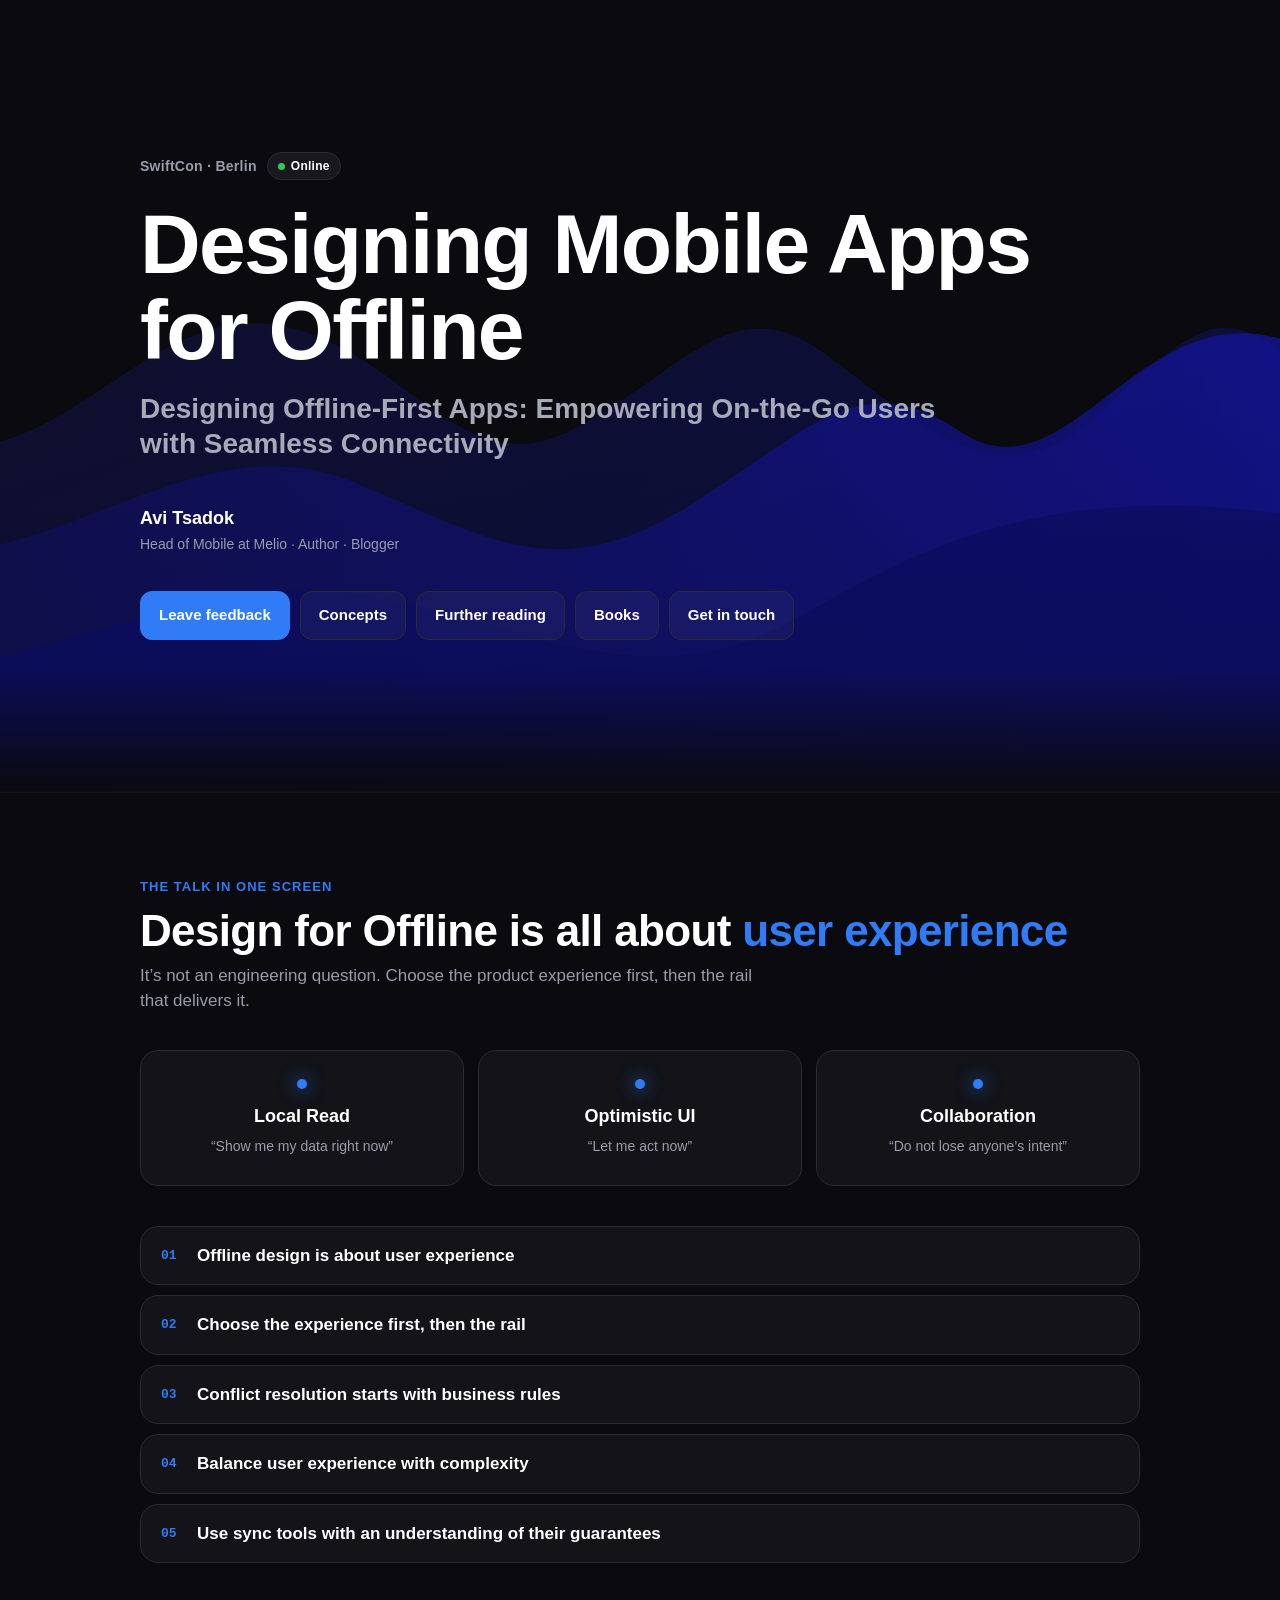
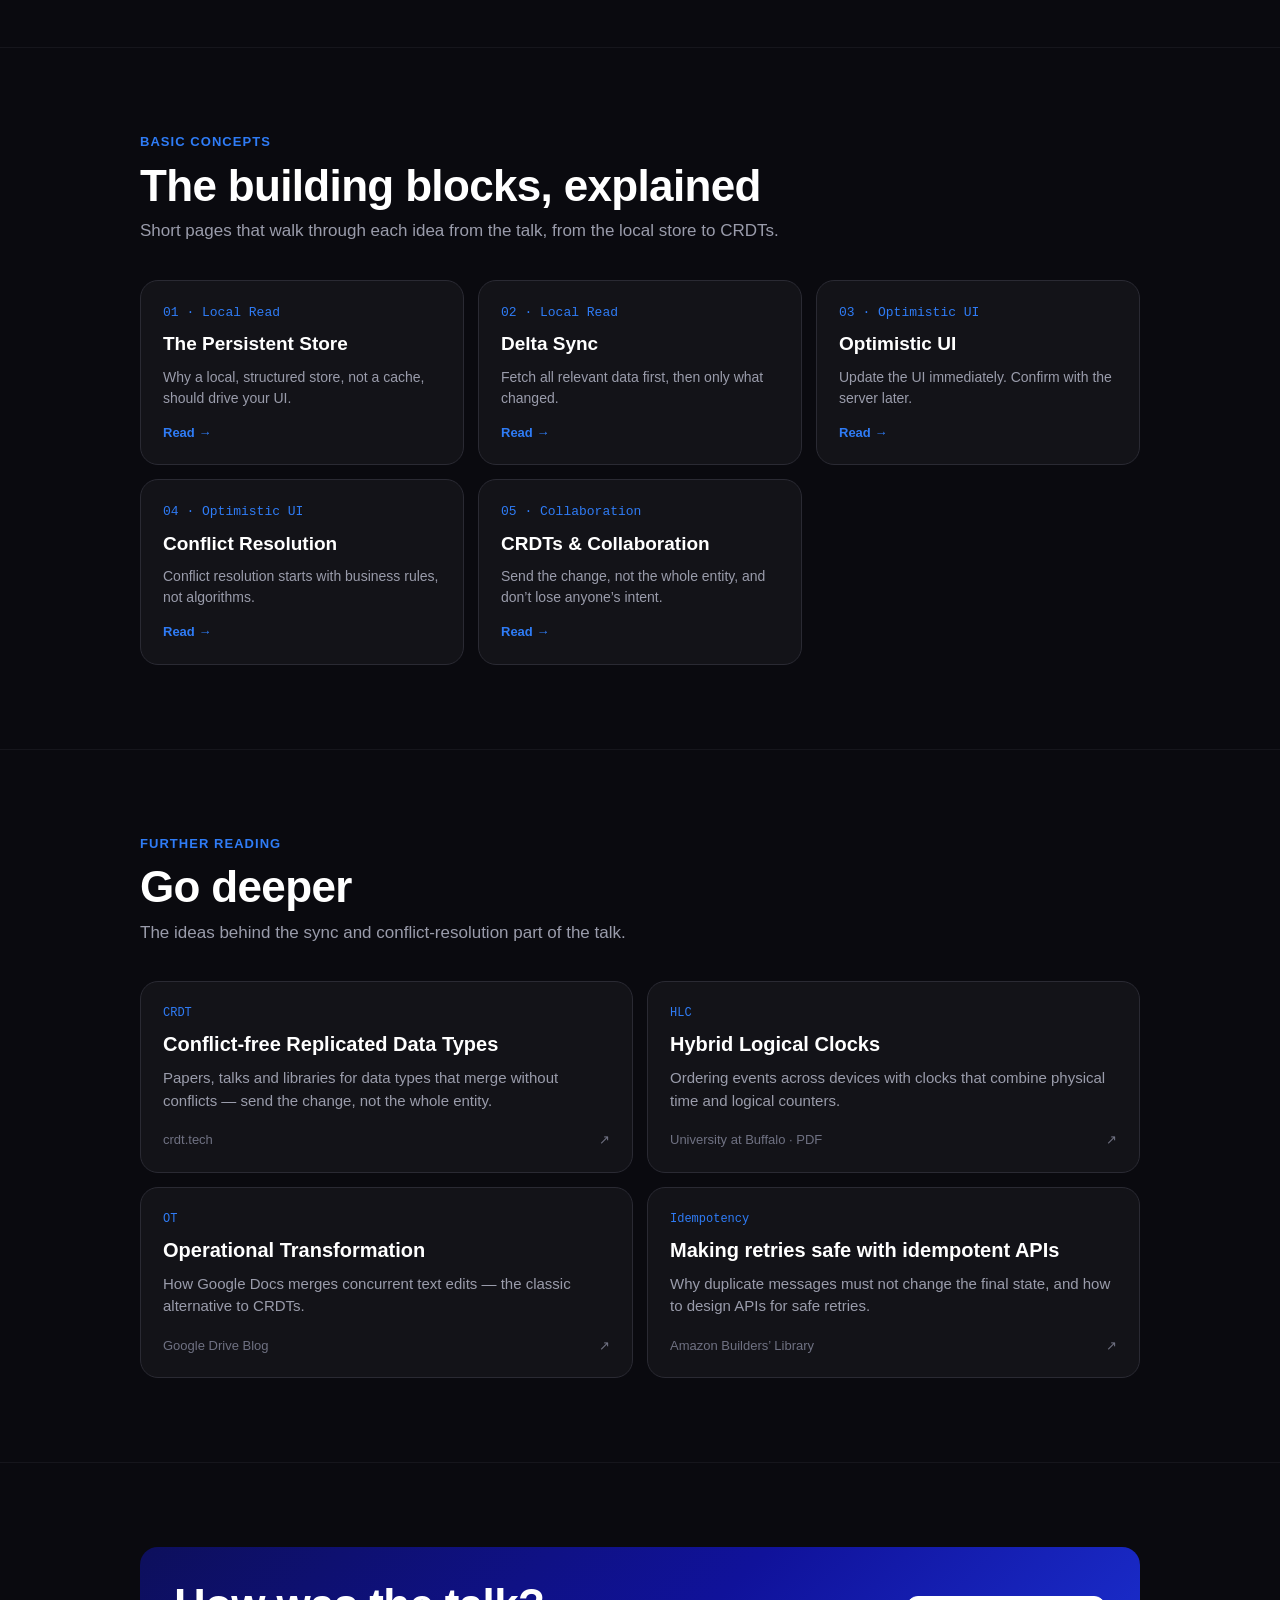
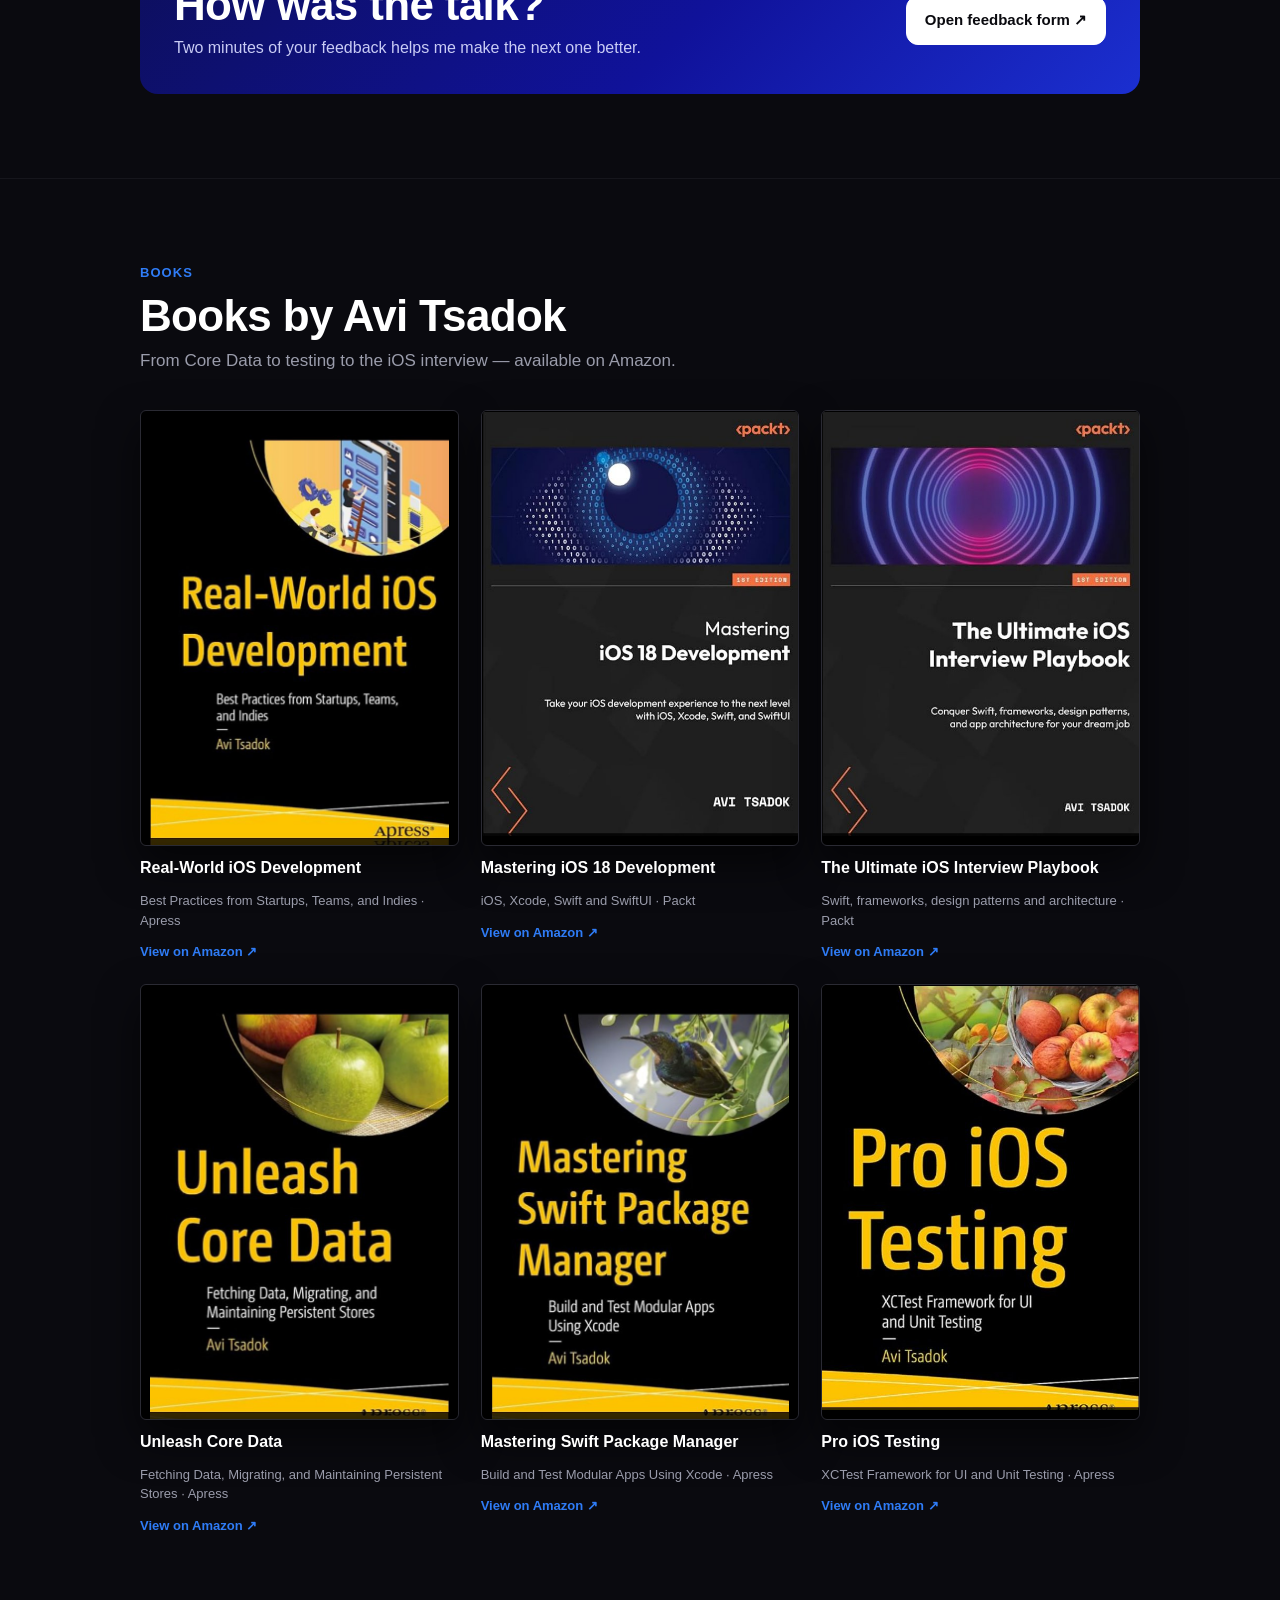
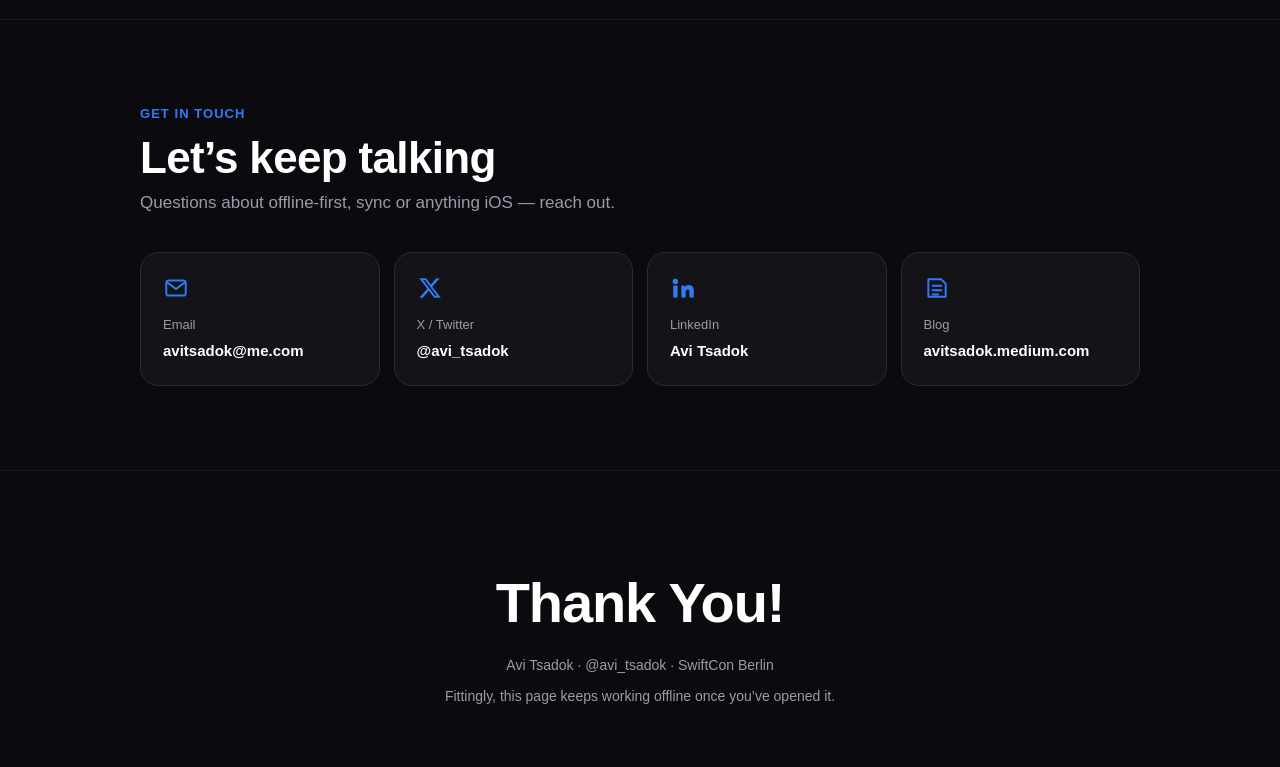
<file: index.html>
<!doctype html>
<html lang="en">
<head>
<meta charset="utf-8">
<meta name="viewport" content="width=device-width, initial-scale=1, viewport-fit=cover">
<title>Design for Offline · Avi Tsadok</title>
<meta name="description" content="Resources from the talk “Designing Mobile Apps for Offline” by Avi Tsadok at SwiftCon Berlin: further reading, feedback, books and contact.">
<meta name="theme-color" content="#0a0a0f">
<meta property="og:title" content="Designing Mobile Apps for Offline — Avi Tsadok">
<meta property="og:description" content="Further reading, books and contact details from the SwiftCon Berlin talk.">
<meta property="og:type" content="website">
<link rel="icon" href="assets/favicon.svg" type="image/svg+xml">
<link rel="stylesheet" href="assets/style.css">
</head>
<body>

<header class="hero">
  <svg class="waves" viewBox="0 0 1440 600" preserveAspectRatio="none" aria-hidden="true">
    <defs>
      <linearGradient id="g1" x1="0" y1="0" x2="1" y2="1">
        <stop offset="0" stop-color="#14154a"/><stop offset="1" stop-color="#0d0f7a"/>
      </linearGradient>
      <linearGradient id="g2" x1="0" y1="0" x2="1" y2="0">
        <stop offset="0" stop-color="#101066" stop-opacity=".9"/><stop offset="1" stop-color="#1414a8"/>
      </linearGradient>
      <linearGradient id="fade" x1="0" y1="0" x2="0" y2="1">
        <stop offset="0" stop-color="#0a0a0f" stop-opacity="0"/><stop offset=".8" stop-color="#0a0a0f" stop-opacity=".2"/><stop offset="1" stop-color="#0a0a0f"/>
      </linearGradient>
    </defs>
    <path fill="url(#g1)" opacity=".55" d="M0 260 C120 230 200 120 330 150 S520 300 640 250 S820 110 920 170 S1120 330 1240 230 S1380 140 1440 170 V600 H0Z"/>
    <path fill="url(#g2)" opacity=".75" d="M0 360 C140 330 260 250 400 300 S620 400 760 330 S960 180 1080 250 S1280 120 1440 160 V600 H0Z"/>
    <path fill="#0c0d6e" opacity=".85" d="M0 470 C180 430 300 380 470 420 S760 500 900 430 S1180 300 1440 330 V600 H0Z"/>
    <rect width="1440" height="600" fill="url(#fade)"/>
  </svg>
  <div class="wrap">
    <div class="event">SwiftCon · Berlin <span class="status" id="status"><i></i><span>Online</span></span></div>
    <h1>Designing Mobile Apps for Offline</h1>
    <p class="subtitle">Designing Offline-First Apps: Empowering On-the-Go Users with Seamless Connectivity</p>
    <div class="speaker">Avi Tsadok<span>Head of Mobile at Melio · Author · Blogger</span></div>
    <nav class="jump" aria-label="Sections">
      <a class="btn primary" href="https://docs.google.com/forms/d/e/1FAIpQLScCmfHy2QwY6IHJ2rU8sH6Pkw4UBZiXBW6CcVVRYZcN9jEBsw/viewform?usp=publish-editor" target="_blank" rel="noopener">Leave feedback</a>
      <a class="btn" href="#concepts">Concepts</a>
      <a class="btn" href="#reading">Further reading</a>
      <a class="btn" href="#books">Books</a>
      <a class="btn" href="#contact">Get in touch</a>
    </nav>
  </div>
</header>

<main>
  <section id="recap">
    <div class="wrap">
      <p class="kicker">The talk in one screen</p>
      <h2>Design for Offline is all about <em>user experience</em></h2>
      <p class="lede">It’s not an engineering question. Choose the product experience first, then the rail that delivers it.</p>

      <div class="rails">
        <div class="card rail"><div class="dot"></div><h3>Local Read</h3><p>“Show me my data right now”</p></div>
        <div class="card rail"><div class="dot"></div><h3>Optimistic UI</h3><p>“Let me act now”</p></div>
        <div class="card rail"><div class="dot"></div><h3>Collaboration</h3><p>“Do not lose anyone’s intent”</p></div>
      </div>

      <ol class="takeaways">
        <li class="card"><b>01</b>Offline design is about user experience</li>
        <li class="card"><b>02</b>Choose the experience first, then the rail</li>
        <li class="card"><b>03</b>Conflict resolution starts with business rules</li>
        <li class="card"><b>04</b>Balance user experience with complexity</li>
        <li class="card"><b>05</b>Use sync tools with an understanding of their guarantees</li>
      </ol>
    </div>
  </section>

  <section id="concepts">
    <div class="wrap">
      <p class="kicker">Basic concepts</p>
      <h2>The building blocks, explained</h2>
      <p class="lede">Short pages that walk through each idea from the talk, from the local store to CRDTs.</p>
      <div class="concepts">
        <a class="card concept" href="concepts/persistent-store.html"><span class="num">01 · Local Read</span><h3>The Persistent Store</h3><p>Why a local, structured store, not a cache, should drive your UI.</p><span class="more">Read →</span></a>
        <a class="card concept" href="concepts/delta-sync.html"><span class="num">02 · Local Read</span><h3>Delta Sync</h3><p>Fetch all relevant data first, then only what changed.</p><span class="more">Read →</span></a>
        <a class="card concept" href="concepts/optimistic-ui.html"><span class="num">03 · Optimistic UI</span><h3>Optimistic UI</h3><p>Update the UI immediately. Confirm with the server later.</p><span class="more">Read →</span></a>
        <a class="card concept" href="concepts/conflict-resolution.html"><span class="num">04 · Optimistic UI</span><h3>Conflict Resolution</h3><p>Conflict resolution starts with business rules, not algorithms.</p><span class="more">Read →</span></a>
        <a class="card concept" href="concepts/crdt.html"><span class="num">05 · Collaboration</span><h3>CRDTs &amp; Collaboration</h3><p>Send the change, not the whole entity, and don’t lose anyone’s intent.</p><span class="more">Read →</span></a>
      </div>
    </div>
  </section>

  <section id="reading">
    <div class="wrap">
      <p class="kicker">Further reading</p>
      <h2>Go deeper</h2>
      <p class="lede">The ideas behind the sync and conflict-resolution part of the talk.</p>
      <div class="reading">
        <a class="card link-card" href="https://crdt.tech/resources" target="_blank" rel="noopener">
          <span class="tag">CRDT</span>
          <h3>Conflict-free Replicated Data Types</h3>
          <p>Papers, talks and libraries for data types that merge without conflicts — send the change, not the whole entity.</p>
          <span class="src">crdt.tech <span>↗</span></span>
        </a>
        <a class="card link-card" href="https://cse.buffalo.edu/~demirbas/publications/hlc.pdf" target="_blank" rel="noopener">
          <span class="tag">HLC</span>
          <h3>Hybrid Logical Clocks</h3>
          <p>Ordering events across devices with clocks that combine physical time and logical counters.</p>
          <span class="src">University at Buffalo · PDF <span>↗</span></span>
        </a>
        <a class="card link-card" href="https://drive.googleblog.com/2010/09/whats-different-about-new-google-docs_22.html" target="_blank" rel="noopener">
          <span class="tag">OT</span>
          <h3>Operational Transformation</h3>
          <p>How Google Docs merges concurrent text edits — the classic alternative to CRDTs.</p>
          <span class="src">Google Drive Blog <span>↗</span></span>
        </a>
        <a class="card link-card" href="https://aws.amazon.com/builders-library/making-retries-safe-with-idempotent-APIs/" target="_blank" rel="noopener">
          <span class="tag">Idempotency</span>
          <h3>Making retries safe with idempotent APIs</h3>
          <p>Why duplicate messages must not change the final state, and how to design APIs for safe retries.</p>
          <span class="src">Amazon Builders’ Library <span>↗</span></span>
        </a>
      </div>
    </div>
  </section>

  <section id="feedback">
    <div class="wrap">
      <div class="card feedback">
        <div>
          <h2>How was the talk?</h2>
          <p>Two minutes of your feedback helps me make the next one better.</p>
        </div>
        <a class="btn" href="https://docs.google.com/forms/d/e/1FAIpQLScCmfHy2QwY6IHJ2rU8sH6Pkw4UBZiXBW6CcVVRYZcN9jEBsw/viewform?usp=publish-editor" target="_blank" rel="noopener">Open feedback form ↗</a>
      </div>
    </div>
  </section>

  <section id="books">
    <div class="wrap">
      <p class="kicker">Books</p>
      <h2>Books by Avi Tsadok</h2>
      <p class="lede">From Core Data to testing to the iOS interview — available on Amazon.</p>
      <div class="books">
        <a class="book" href="https://www.amazon.com/s?k=9798868828140" target="_blank" rel="noopener">
          <div class="cover"><img src="assets/realworld.jpg" alt="Real-World iOS Development cover"></div>
          <h3>Real-World iOS Development</h3><p>Best Practices from Startups, Teams, and Indies · Apress</p><span class="amz">View on Amazon ↗</span>
        </a>
        <a class="book" href="https://www.amazon.com/dp/1835468101" target="_blank" rel="noopener">
          <div class="cover"><img src="assets/ios18.jpg" alt="Mastering iOS 18 Development cover"></div>
          <h3>Mastering iOS 18 Development</h3><p>iOS, Xcode, Swift and SwiftUI · Packt</p><span class="amz">View on Amazon ↗</span>
        </a>
        <a class="book" href="https://www.amazon.com/dp/1803246316" target="_blank" rel="noopener">
          <div class="cover"><img src="assets/interview.jpg" alt="The Ultimate iOS Interview Playbook cover"></div>
          <h3>The Ultimate iOS Interview Playbook</h3><p>Swift, frameworks, design patterns and architecture · Packt</p><span class="amz">View on Amazon ↗</span>
        </a>
        <a class="book" href="https://www.amazon.com/dp/1484282108" target="_blank" rel="noopener">
          <div class="cover"><img src="assets/coredata.jpg" alt="Unleash Core Data cover"></div>
          <h3>Unleash Core Data</h3><p>Fetching Data, Migrating, and Maintaining Persistent Stores · Apress</p><span class="amz">View on Amazon ↗</span>
        </a>
        <a class="book" href="https://www.amazon.com/dp/1484270487" target="_blank" rel="noopener">
          <div class="cover"><img src="assets/spm.jpg" alt="Mastering Swift Package Manager cover"></div>
          <h3>Mastering Swift Package Manager</h3><p>Build and Test Modular Apps Using Xcode · Apress</p><span class="amz">View on Amazon ↗</span>
        </a>
        <a class="book" href="https://www.amazon.com/dp/1484263812" target="_blank" rel="noopener">
          <div class="cover"><img src="assets/testing.jpg" alt="Pro iOS Testing cover"></div>
          <h3>Pro iOS Testing</h3><p>XCTest Framework for UI and Unit Testing · Apress</p><span class="amz">View on Amazon ↗</span>
        </a>
      </div>
    </div>
  </section>

  <section id="contact">
    <div class="wrap">
      <p class="kicker">Get in touch</p>
      <h2>Let’s keep talking</h2>
      <p class="lede">Questions about offline-first, sync or anything iOS — reach out.</p>
      <div class="contact">
        <a class="card" href="mailto:avitsadok@me.com">
          <svg viewBox="0 0 24 24" fill="none" stroke="currentColor" stroke-width="1.8" stroke-linecap="round" stroke-linejoin="round" aria-hidden="true"><rect x="3" y="5" width="18" height="14" rx="2.5"/><path d="m4 7 8 6 8-6"/></svg>
          <span class="label">Email</span><span class="value">avitsadok@me.com</span>
        </a>
        <a class="card" href="https://x.com/avi_tsadok" target="_blank" rel="noopener">
          <svg viewBox="0 0 24 24" fill="currentColor" aria-hidden="true"><path d="M17.8 3h3.1l-6.8 7.8L22 21h-6.2l-4.9-6.4L5.3 21H2.2l7.3-8.3L2 3h6.4l4.4 5.8L17.8 3Zm-1.1 16.2h1.7L7.4 4.7H5.6l11.1 14.5Z"/></svg>
          <span class="label">X / Twitter</span><span class="value">@avi_tsadok</span>
        </a>
        <a class="card" href="https://www.linkedin.com/in/avi-tsadok-86a75912/" target="_blank" rel="noopener">
          <svg viewBox="0 0 24 24" fill="currentColor" aria-hidden="true"><path d="M4.98 3.5a2.5 2.5 0 1 1 0 5 2.5 2.5 0 0 1 0-5ZM3 9.75h4v11H3v-11Zm6.5 0h3.8v1.5h.06c.53-1 1.84-2.06 3.79-2.06 4.05 0 4.8 2.67 4.8 6.13v5.43h-4v-4.8c0-1.15-.02-2.62-1.6-2.62-1.6 0-1.85 1.25-1.85 2.54v4.88h-4v-11Z"/></svg>
          <span class="label">LinkedIn</span><span class="value">Avi Tsadok</span>
        </a>
        <a class="card" href="https://avitsadok.medium.com" target="_blank" rel="noopener">
          <svg viewBox="0 0 24 24" fill="none" stroke="currentColor" stroke-width="1.8" stroke-linecap="round" stroke-linejoin="round" aria-hidden="true"><path d="M4 4h12l4 4v12H4z"/><path d="M8 10h8M8 14h8M8 18h5"/></svg>
          <span class="label">Blog</span><span class="value">avitsadok.medium.com</span>
        </a>
      </div>
    </div>
  </section>
</main>

<footer>
  <div class="wrap">
    <p class="thanks">Thank You!</p>
    <p>Avi Tsadok · @avi_tsadok · SwiftCon Berlin</p>
    <p>Fittingly, this page keeps working offline once you’ve opened it.</p>
  </div>
</footer>

<script>
  // Online/offline indicator — a small nod to the talk.
  (function () {
    var el = document.getElementById('status');
    function update() {
      var on = navigator.onLine;
      el.classList.toggle('off', !on);
      el.lastElementChild.textContent = on ? 'Online' : 'Offline — still works';
    }
    window.addEventListener('online', update);
    window.addEventListener('offline', update);
    update();
  })();
  // Cache the page for offline use.
  if ('serviceWorker' in navigator) {
    window.addEventListener('load', function () {
      navigator.serviceWorker.register('sw.js').catch(function () {});
    });
  }
</script>
</body>
</html>
</file>
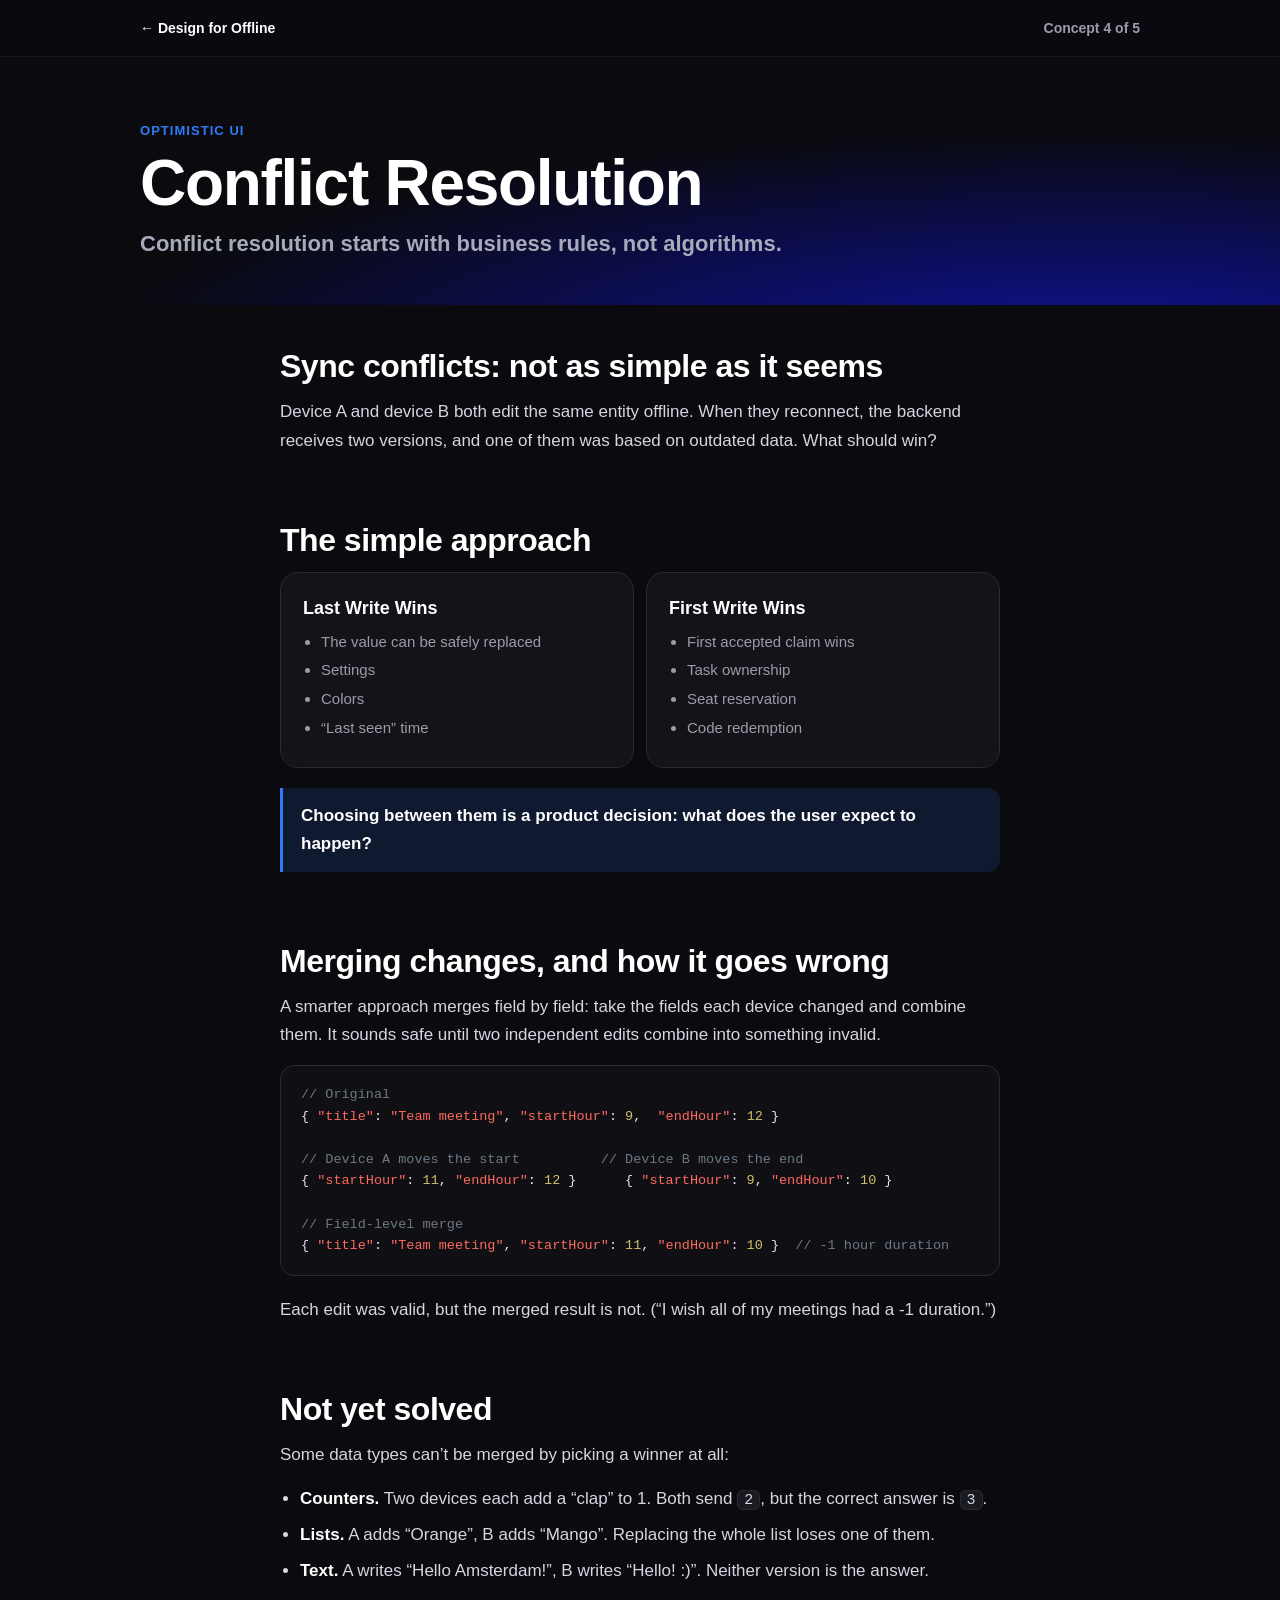
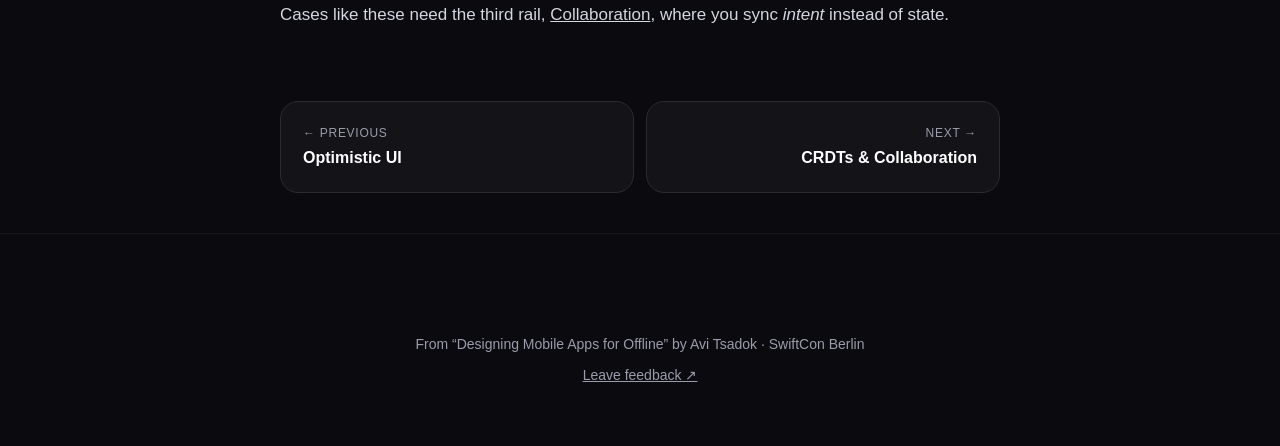
<file: concepts/conflict-resolution.html>
<!doctype html>
<html lang="en">
<head>
<meta charset="utf-8">
<meta name="viewport" content="width=device-width, initial-scale=1, viewport-fit=cover">
<title>Conflict Resolution · Design for Offline</title>
<meta name="description" content="Conflict resolution starts with business rules, not algorithms.">
<meta name="theme-color" content="#0a0a0f">
<link rel="icon" href="../assets/favicon.svg" type="image/svg+xml">
<link rel="stylesheet" href="../assets/style.css">
</head>
<body>
<div class="topbar"><div class="wrap">
  <a class="home" href="../index.html">← Design for Offline</a>
  <a href="../index.html#concepts">Concept 4 of 5</a>
</div></div>

<header class="page-hero"><div class="wrap">
  <p class="kicker">Optimistic UI</p>
  <h1>Conflict Resolution</h1>
  <p class="subtitle">Conflict resolution starts with business rules, not algorithms.</p>
</div></header>

<main class="article">
<section>
  <h2>Sync conflicts: not as simple as it seems</h2>
  <p>Device A and device B both edit the same entity offline. When they reconnect, the backend receives two versions, and one of them was based on outdated data. What should win?</p>
</section>

<section>
  <h2>The simple approach</h2>
  <div class="compare">
    <div class="card"><h3>Last Write Wins</h3><ul><li>The value can be safely replaced</li><li>Settings</li><li>Colors</li><li>“Last seen” time</li></ul></div>
    <div class="card"><h3>First Write Wins</h3><ul><li>First accepted claim wins</li><li>Task ownership</li><li>Seat reservation</li><li>Code redemption</li></ul></div>
  </div>
  <div class="callout"><p>Choosing between them is a product decision: what does the user expect to happen?</p></div>
</section>

<section>
  <h2>Merging changes, and how it goes wrong</h2>
  <p>A smarter approach merges field by field: take the fields each device changed and combine them. It sounds safe until two independent edits combine into something invalid.</p>
<pre><code><span class="c">// Original</span>
{ <span class="s">"title"</span>: <span class="s">"Team meeting"</span>, <span class="s">"startHour"</span>: <span class="n">9</span>,  <span class="s">"endHour"</span>: <span class="n">12</span> }

<span class="c">// Device A moves the start</span>          <span class="c">// Device B moves the end</span>
{ <span class="s">"startHour"</span>: <span class="n">11</span>, <span class="s">"endHour"</span>: <span class="n">12</span> }      { <span class="s">"startHour"</span>: <span class="n">9</span>, <span class="s">"endHour"</span>: <span class="n">10</span> }

<span class="c">// Field-level merge</span>
{ <span class="s">"title"</span>: <span class="s">"Team meeting"</span>, <span class="s">"startHour"</span>: <span class="n">11</span>, <span class="s">"endHour"</span>: <span class="n">10</span> }  <span class="c">// -1 hour duration</span></code></pre>
  <p>Each edit was valid, but the merged result is not. (“I wish all of my meetings had a -1 duration.”)</p>
</section>

<section>
  <h2>Not yet solved</h2>
  <p>Some data types can’t be merged by picking a winner at all:</p>
  <ul>
    <li><strong>Counters.</strong> Two devices each add a “clap” to 1. Both send <code>2</code>, but the correct answer is <code>3</code>.</li>
    <li><strong>Lists.</strong> A adds “Orange”, B adds “Mango”. Replacing the whole list loses one of them.</li>
    <li><strong>Text.</strong> A writes “Hello Amsterdam!”, B writes “Hello! :)”. Neither version is the answer.</li>
  </ul>
  <p>Cases like these need the third rail, <a href="crdt.html">Collaboration</a>, where you sync <em>intent</em> instead of state.</p>
</section>
<nav class="pager" aria-label="Concept pages">
<a class="card" href="optimistic-ui.html"><span class="label">← Previous</span><span class="title">Optimistic UI</span></a>
<a class="card next" href="crdt.html"><span class="label">Next →</span><span class="title">CRDTs &amp; Collaboration</span></a>

</nav>
</main>

<footer>
  <div class="wrap">
    <p>From “Designing Mobile Apps for Offline” by Avi Tsadok · SwiftCon Berlin</p>
    <p><a href="https://docs.google.com/forms/d/e/1FAIpQLScCmfHy2QwY6IHJ2rU8sH6Pkw4UBZiXBW6CcVVRYZcN9jEBsw/viewform?usp=publish-editor" target="_blank" rel="noopener">Leave feedback ↗</a></p>
  </div>
</footer>
</body>
</html>
</file>
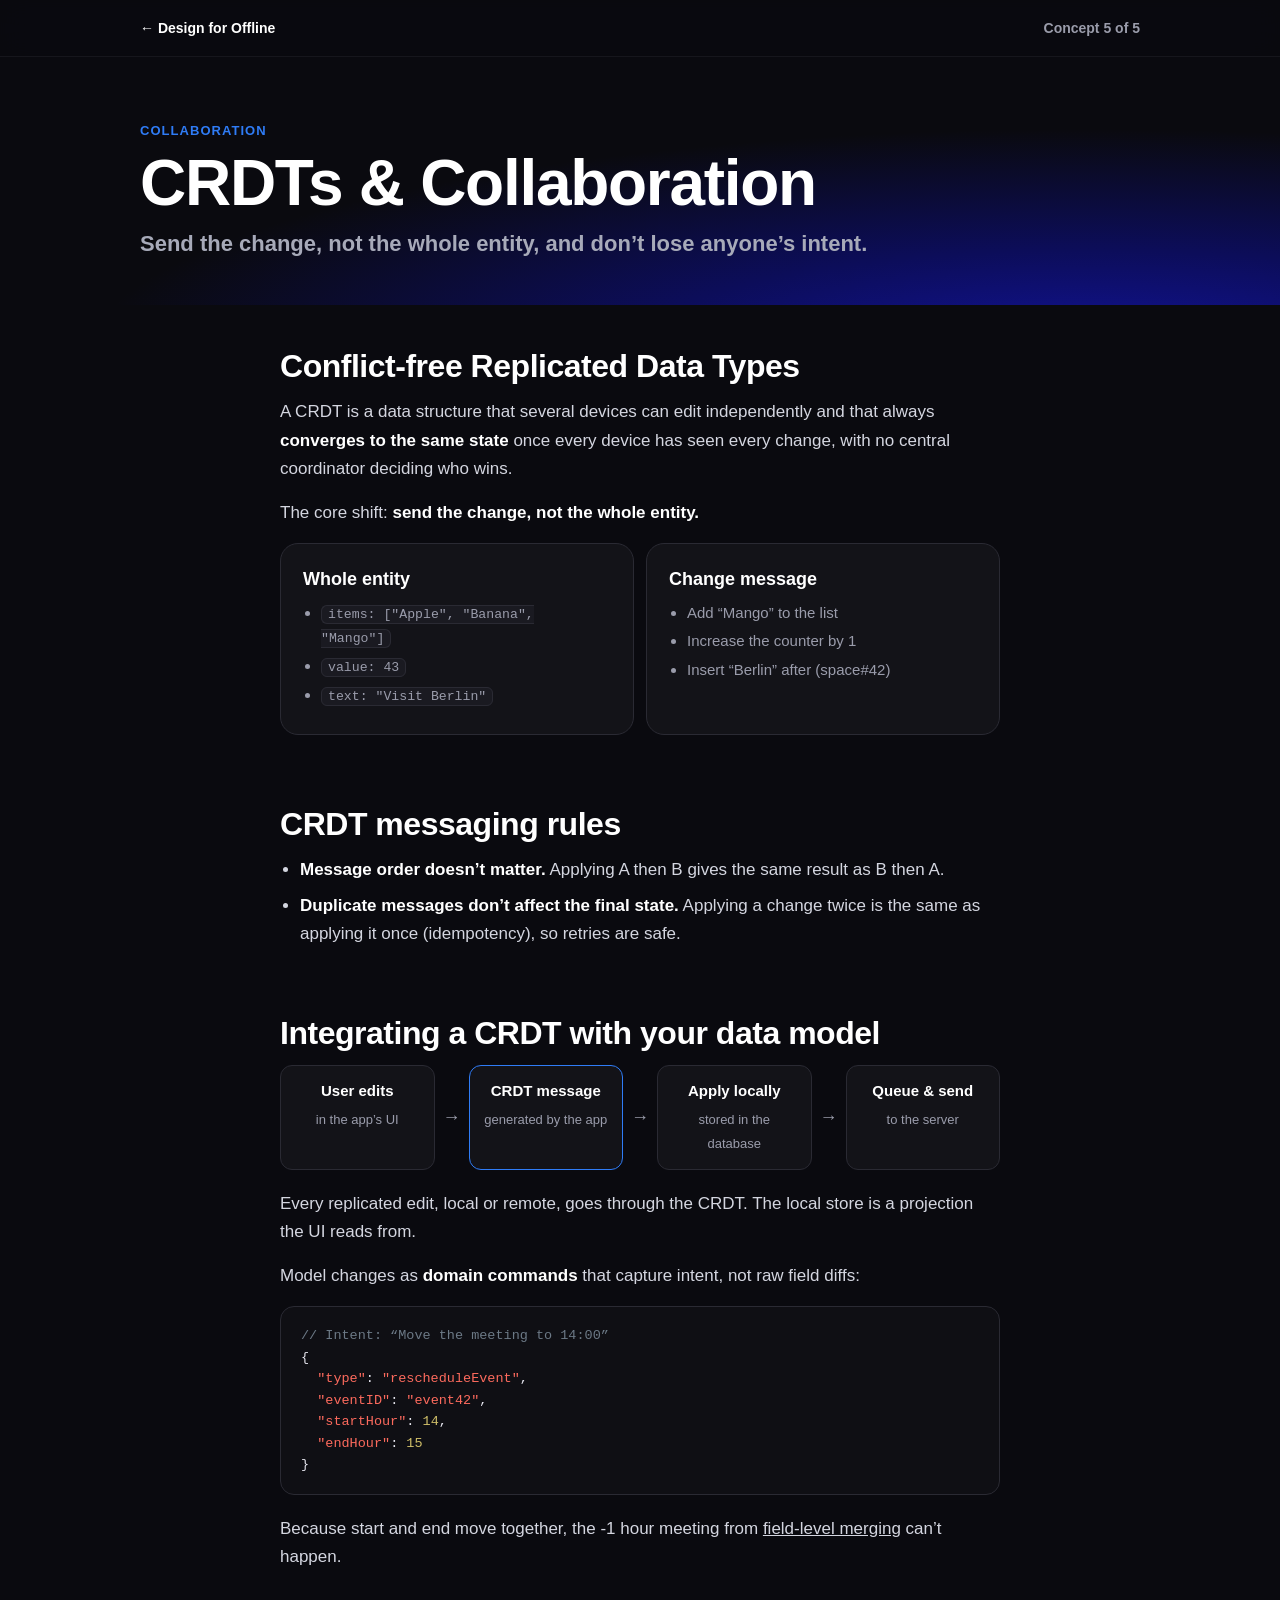
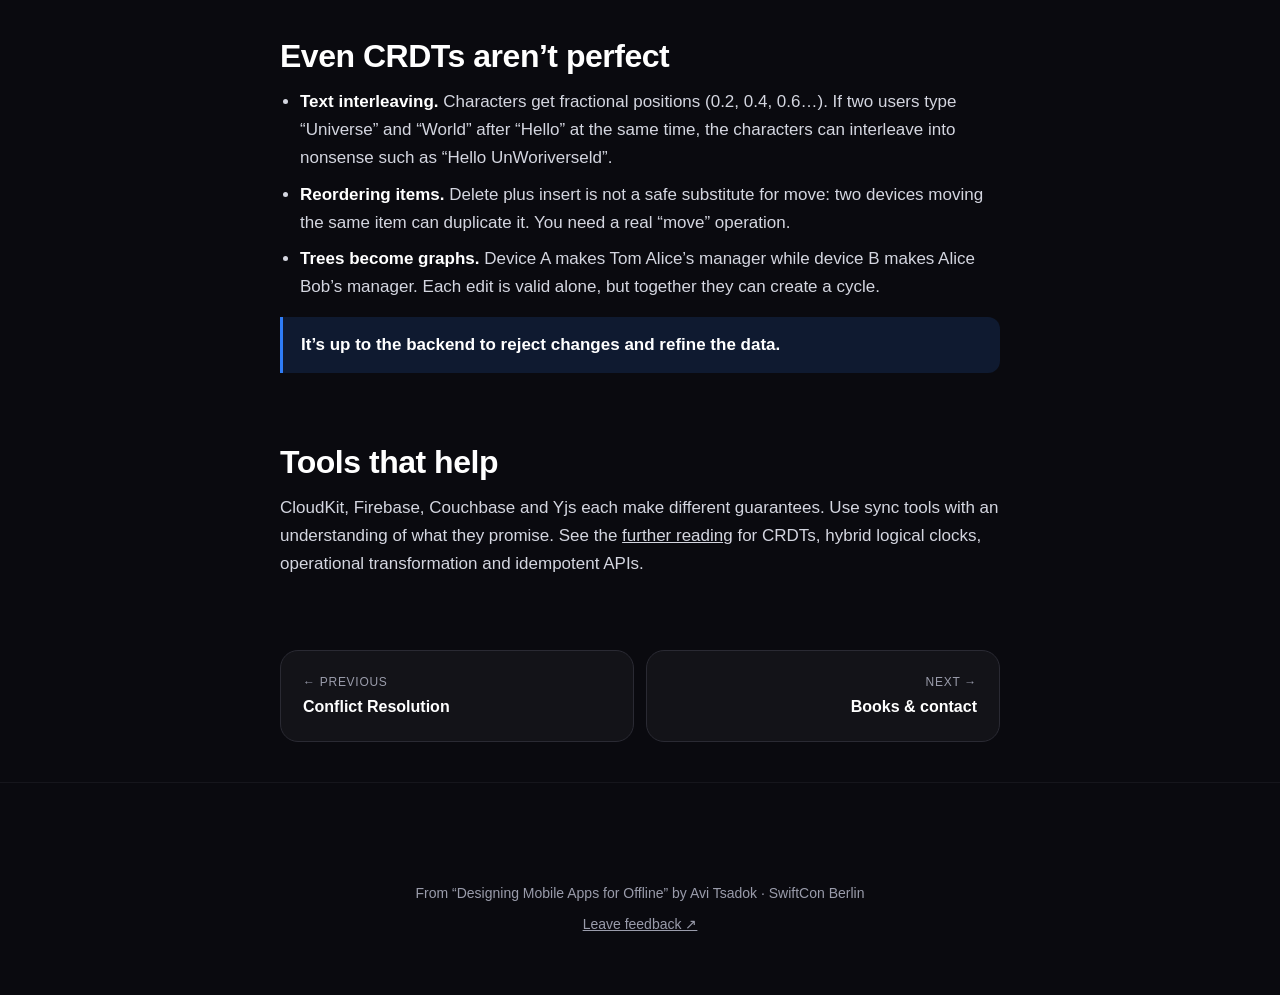
<file: concepts/crdt.html>
<!doctype html>
<html lang="en">
<head>
<meta charset="utf-8">
<meta name="viewport" content="width=device-width, initial-scale=1, viewport-fit=cover">
<title>CRDTs &amp; Collaboration · Design for Offline</title>
<meta name="description" content="Send the change, not the whole entity, and don’t lose anyone’s intent.">
<meta name="theme-color" content="#0a0a0f">
<link rel="icon" href="../assets/favicon.svg" type="image/svg+xml">
<link rel="stylesheet" href="../assets/style.css">
</head>
<body>
<div class="topbar"><div class="wrap">
  <a class="home" href="../index.html">← Design for Offline</a>
  <a href="../index.html#concepts">Concept 5 of 5</a>
</div></div>

<header class="page-hero"><div class="wrap">
  <p class="kicker">Collaboration</p>
  <h1>CRDTs &amp; Collaboration</h1>
  <p class="subtitle">Send the change, not the whole entity, and don’t lose anyone’s intent.</p>
</div></header>

<main class="article">
<section>
  <h2>Conflict-free Replicated Data Types</h2>
  <p>A CRDT is a data structure that several devices can edit independently and that always <strong>converges to the same state</strong> once every device has seen every change, with no central coordinator deciding who wins.</p>
  <p>The core shift: <strong>send the change, not the whole entity.</strong></p>
  <div class="compare">
    <div class="card"><h3>Whole entity</h3><ul><li><code>items: ["Apple", "Banana", "Mango"]</code></li><li><code>value: 43</code></li><li><code>text: "Visit Berlin"</code></li></ul></div>
    <div class="card"><h3>Change message</h3><ul><li>Add “Mango” to the list</li><li>Increase the counter by 1</li><li>Insert “Berlin” after (space#42)</li></ul></div>
  </div>
</section>

<section>
  <h2>CRDT messaging rules</h2>
  <ul>
    <li><strong>Message order doesn’t matter.</strong> Applying A then B gives the same result as B then A.</li>
    <li><strong>Duplicate messages don’t affect the final state.</strong> Applying a change twice is the same as applying it once (idempotency), so retries are safe.</li>
  </ul>
</section>

<section>
  <h2>Integrating a CRDT with your data model</h2>
  <div class="flow">
    <div class="step"><b>User edits</b><span>in the app’s UI</span></div><div class="arrow">→</div>
    <div class="step accent"><b>CRDT message</b><span>generated by the app</span></div><div class="arrow">→</div>
    <div class="step"><b>Apply locally</b><span>stored in the database</span></div><div class="arrow">→</div>
    <div class="step"><b>Queue &amp; send</b><span>to the server</span></div>
  </div>
  <p>Every replicated edit, local or remote, goes through the CRDT. The local store is a projection the UI reads from.</p>
  <p>Model changes as <strong>domain commands</strong> that capture intent, not raw field diffs:</p>
<pre><code><span class="c">// Intent: “Move the meeting to 14:00”</span>
{
  <span class="s">"type"</span>: <span class="s">"rescheduleEvent"</span>,
  <span class="s">"eventID"</span>: <span class="s">"event42"</span>,
  <span class="s">"startHour"</span>: <span class="n">14</span>,
  <span class="s">"endHour"</span>: <span class="n">15</span>
}</code></pre>
  <p>Because start and end move together, the -1 hour meeting from <a href="conflict-resolution.html">field-level merging</a> can’t happen.</p>
</section>

<section>
  <h2>Even CRDTs aren’t perfect</h2>
  <ul>
    <li><strong>Text interleaving.</strong> Characters get fractional positions (0.2, 0.4, 0.6…). If two users type “Universe” and “World” after “Hello” at the same time, the characters can interleave into nonsense such as “Hello UnWoriverseld”.</li>
    <li><strong>Reordering items.</strong> Delete plus insert is not a safe substitute for move: two devices moving the same item can duplicate it. You need a real “move” operation.</li>
    <li><strong>Trees become graphs.</strong> Device A makes Tom Alice’s manager while device B makes Alice Bob’s manager. Each edit is valid alone, but together they can create a cycle.</li>
  </ul>
  <div class="callout"><p>It’s up to the backend to reject changes and refine the data.</p></div>
</section>

<section>
  <h2>Tools that help</h2>
  <p>CloudKit, Firebase, Couchbase and Yjs each make different guarantees. Use sync tools with an understanding of what they promise. See the <a href="../index.html#reading">further reading</a> for CRDTs, hybrid logical clocks, operational transformation and idempotent APIs.</p>
</section>
<nav class="pager" aria-label="Concept pages">
<a class="card" href="conflict-resolution.html"><span class="label">← Previous</span><span class="title">Conflict Resolution</span></a>
<a class="card next" href="../index.html#books"><span class="label">Next →</span><span class="title">Books &amp; contact</span></a>

</nav>
</main>

<footer>
  <div class="wrap">
    <p>From “Designing Mobile Apps for Offline” by Avi Tsadok · SwiftCon Berlin</p>
    <p><a href="https://docs.google.com/forms/d/e/1FAIpQLScCmfHy2QwY6IHJ2rU8sH6Pkw4UBZiXBW6CcVVRYZcN9jEBsw/viewform?usp=publish-editor" target="_blank" rel="noopener">Leave feedback ↗</a></p>
  </div>
</footer>
</body>
</html>
</file>
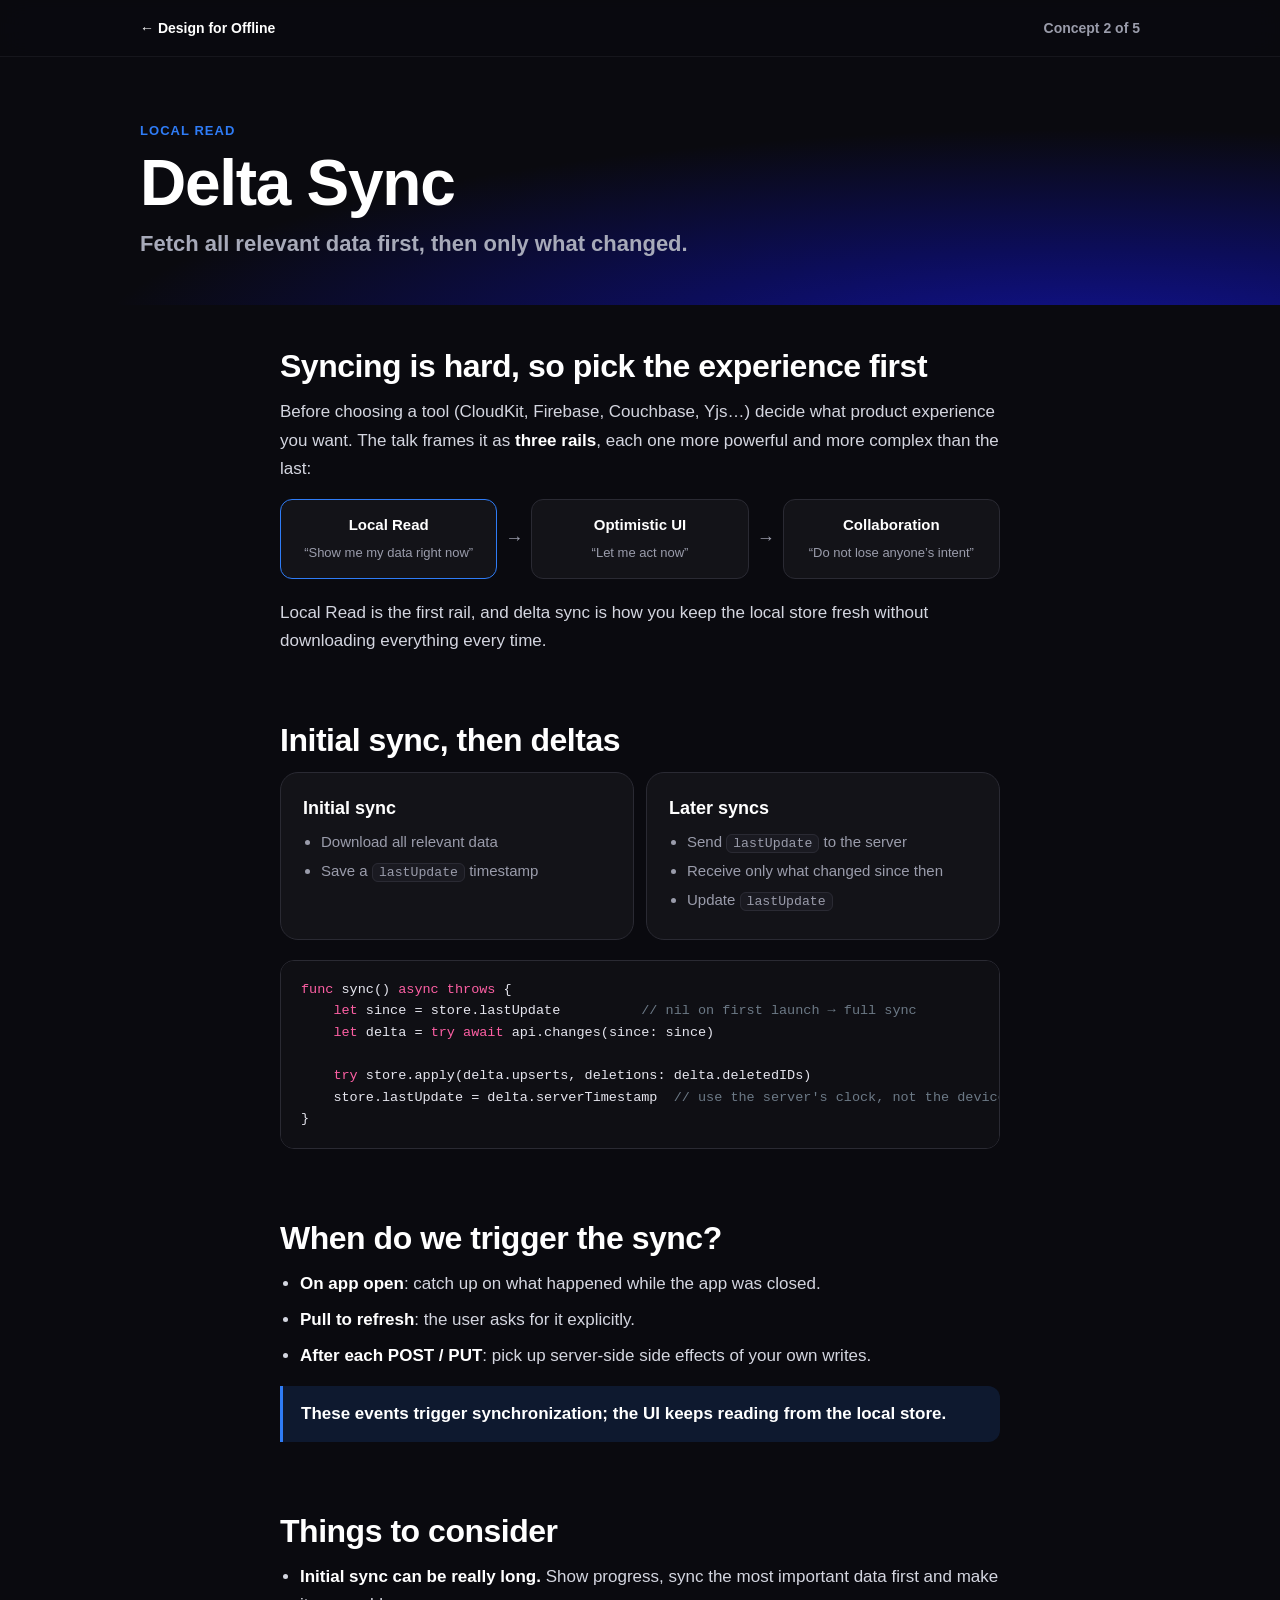
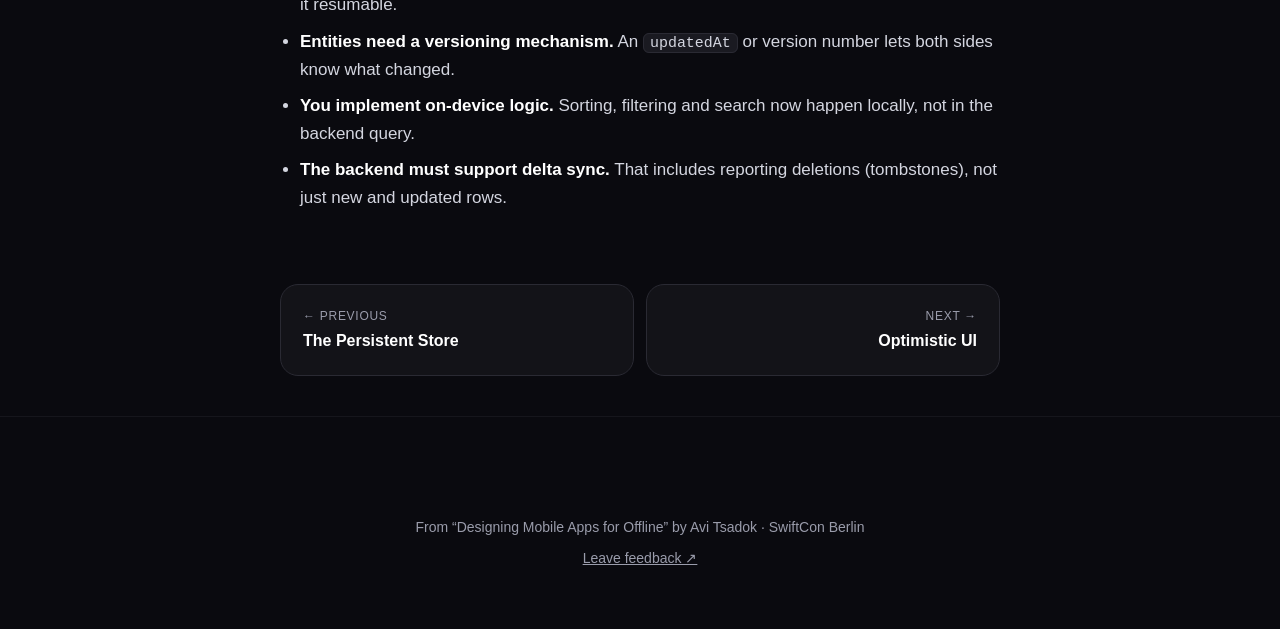
<file: concepts/delta-sync.html>
<!doctype html>
<html lang="en">
<head>
<meta charset="utf-8">
<meta name="viewport" content="width=device-width, initial-scale=1, viewport-fit=cover">
<title>Delta Sync · Design for Offline</title>
<meta name="description" content="Fetch all relevant data first, then only what changed.">
<meta name="theme-color" content="#0a0a0f">
<link rel="icon" href="../assets/favicon.svg" type="image/svg+xml">
<link rel="stylesheet" href="../assets/style.css">
</head>
<body>
<div class="topbar"><div class="wrap">
  <a class="home" href="../index.html">← Design for Offline</a>
  <a href="../index.html#concepts">Concept 2 of 5</a>
</div></div>

<header class="page-hero"><div class="wrap">
  <p class="kicker">Local Read</p>
  <h1>Delta Sync</h1>
  <p class="subtitle">Fetch all relevant data first, then only what changed.</p>
</div></header>

<main class="article">
<section>
  <h2>Syncing is hard, so pick the experience first</h2>
  <p>Before choosing a tool (CloudKit, Firebase, Couchbase, Yjs…) decide what product experience you want. The talk frames it as <strong>three rails</strong>, each one more powerful and more complex than the last:</p>
  <div class="flow">
    <div class="step accent"><b>Local Read</b><span>“Show me my data right now”</span></div><div class="arrow">→</div>
    <div class="step"><b>Optimistic UI</b><span>“Let me act now”</span></div><div class="arrow">→</div>
    <div class="step"><b>Collaboration</b><span>“Do not lose anyone’s intent”</span></div>
  </div>
  <p>Local Read is the first rail, and delta sync is how you keep the local store fresh without downloading everything every time.</p>
</section>

<section>
  <h2>Initial sync, then deltas</h2>
  <div class="compare">
    <div class="card"><h3>Initial sync</h3><ul><li>Download all relevant data</li><li>Save a <code>lastUpdate</code> timestamp</li></ul></div>
    <div class="card"><h3>Later syncs</h3><ul><li>Send <code>lastUpdate</code> to the server</li><li>Receive only what changed since then</li><li>Update <code>lastUpdate</code></li></ul></div>
  </div>
<pre><code><span class="k">func</span> sync() <span class="k">async throws</span> {
    <span class="k">let</span> since = store.lastUpdate          <span class="c">// nil on first launch → full sync</span>
    <span class="k">let</span> delta = <span class="k">try await</span> api.changes(since: since)

    <span class="k">try</span> store.apply(delta.upserts, deletions: delta.deletedIDs)
    store.lastUpdate = delta.serverTimestamp  <span class="c">// use the server's clock, not the device's</span>
}</code></pre>
</section>

<section>
  <h2>When do we trigger the sync?</h2>
  <ul>
    <li><strong>On app open</strong>: catch up on what happened while the app was closed.</li>
    <li><strong>Pull to refresh</strong>: the user asks for it explicitly.</li>
    <li><strong>After each POST / PUT</strong>: pick up server-side side effects of your own writes.</li>
  </ul>
  <div class="callout"><p>These events trigger synchronization; the UI keeps reading from the local store.</p></div>
</section>

<section>
  <h2>Things to consider</h2>
  <ul>
    <li><strong>Initial sync can be really long.</strong> Show progress, sync the most important data first and make it resumable.</li>
    <li><strong>Entities need a versioning mechanism.</strong> An <code>updatedAt</code> or version number lets both sides know what changed.</li>
    <li><strong>You implement on-device logic.</strong> Sorting, filtering and search now happen locally, not in the backend query.</li>
    <li><strong>The backend must support delta sync.</strong> That includes reporting deletions (tombstones), not just new and updated rows.</li>
  </ul>
</section>
<nav class="pager" aria-label="Concept pages">
<a class="card" href="persistent-store.html"><span class="label">← Previous</span><span class="title">The Persistent Store</span></a>
<a class="card next" href="optimistic-ui.html"><span class="label">Next →</span><span class="title">Optimistic UI</span></a>

</nav>
</main>

<footer>
  <div class="wrap">
    <p>From “Designing Mobile Apps for Offline” by Avi Tsadok · SwiftCon Berlin</p>
    <p><a href="https://docs.google.com/forms/d/e/1FAIpQLScCmfHy2QwY6IHJ2rU8sH6Pkw4UBZiXBW6CcVVRYZcN9jEBsw/viewform?usp=publish-editor" target="_blank" rel="noopener">Leave feedback ↗</a></p>
  </div>
</footer>
</body>
</html>
</file>
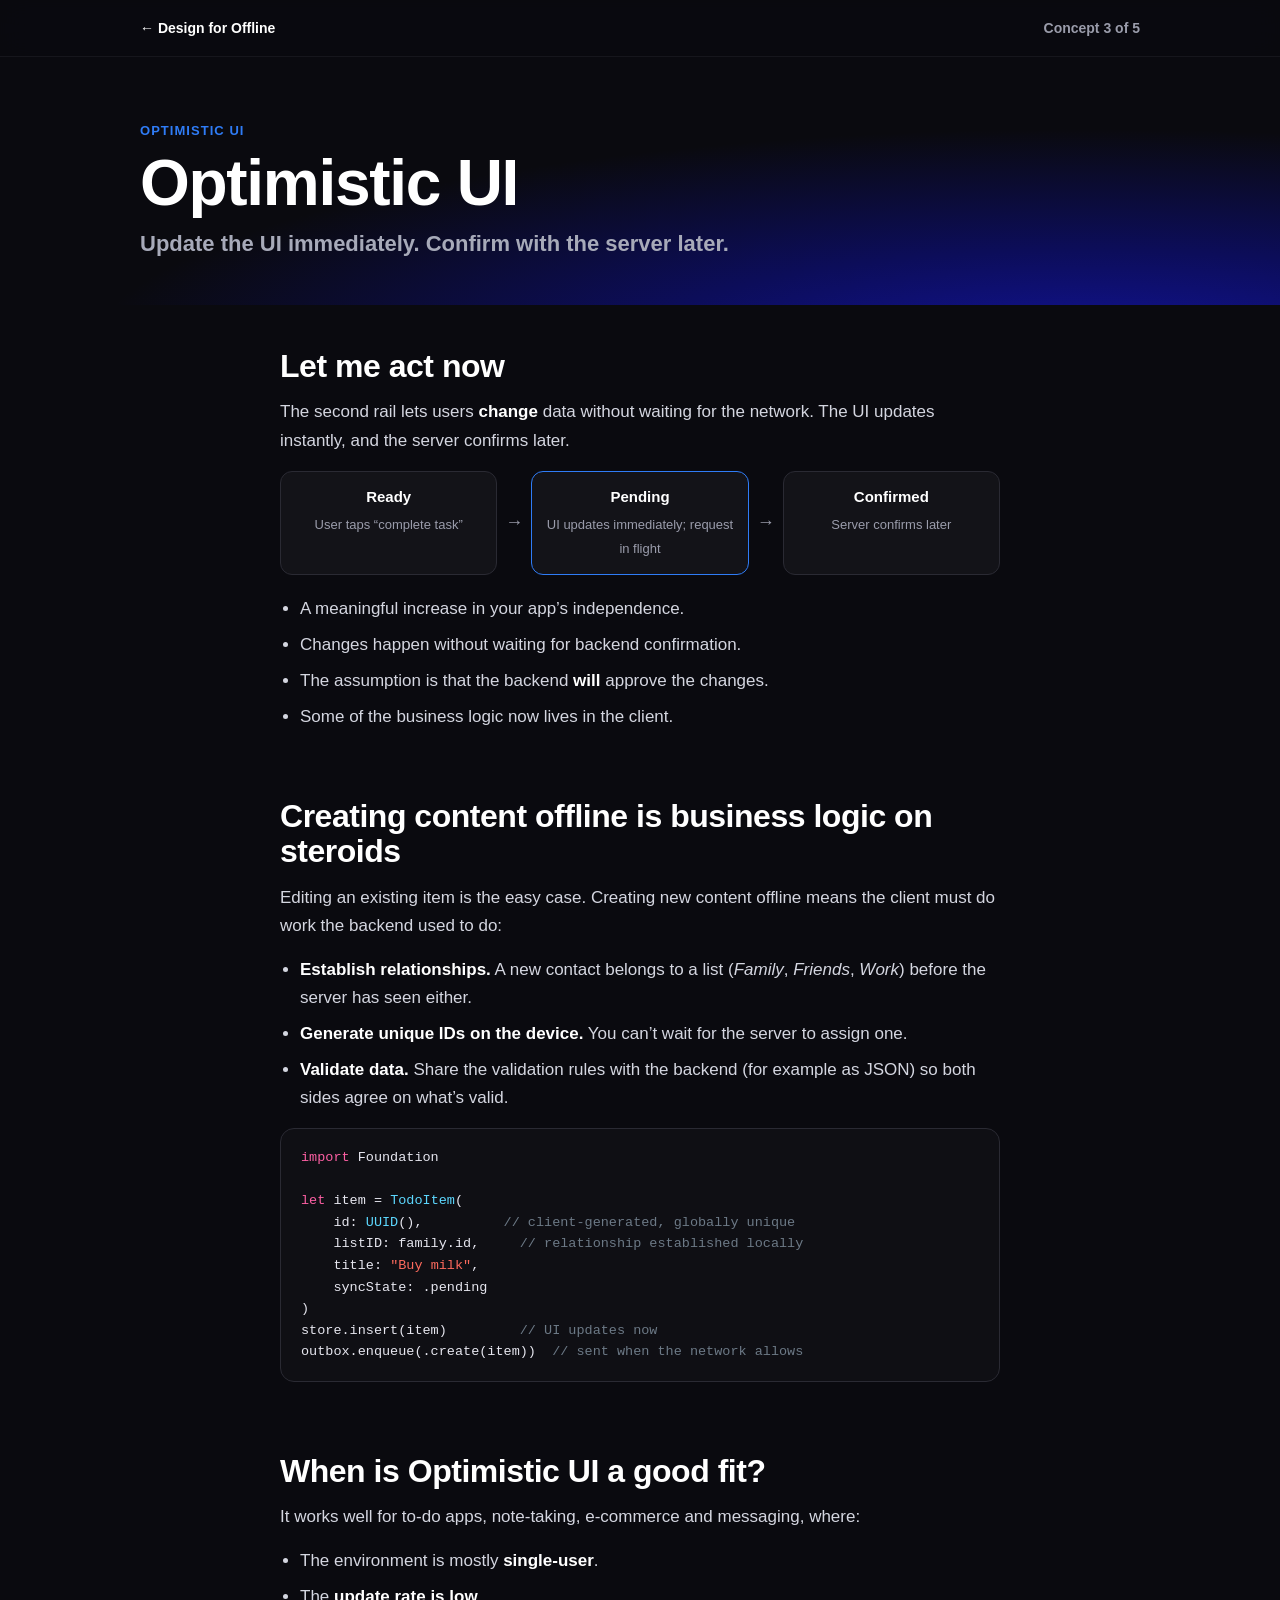
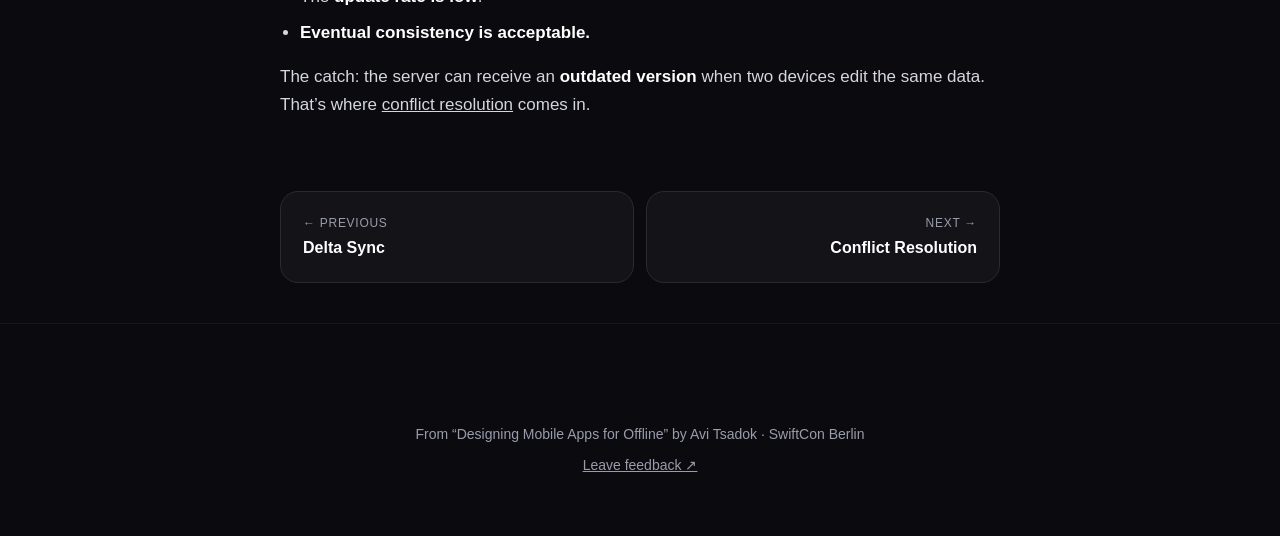
<file: concepts/optimistic-ui.html>
<!doctype html>
<html lang="en">
<head>
<meta charset="utf-8">
<meta name="viewport" content="width=device-width, initial-scale=1, viewport-fit=cover">
<title>Optimistic UI · Design for Offline</title>
<meta name="description" content="Update the UI immediately. Confirm with the server later.">
<meta name="theme-color" content="#0a0a0f">
<link rel="icon" href="../assets/favicon.svg" type="image/svg+xml">
<link rel="stylesheet" href="../assets/style.css">
</head>
<body>
<div class="topbar"><div class="wrap">
  <a class="home" href="../index.html">← Design for Offline</a>
  <a href="../index.html#concepts">Concept 3 of 5</a>
</div></div>

<header class="page-hero"><div class="wrap">
  <p class="kicker">Optimistic UI</p>
  <h1>Optimistic UI</h1>
  <p class="subtitle">Update the UI immediately. Confirm with the server later.</p>
</div></header>

<main class="article">
<section>
  <h2>Let me act now</h2>
  <p>The second rail lets users <strong>change</strong> data without waiting for the network. The UI updates instantly, and the server confirms later.</p>
  <div class="flow">
    <div class="step"><b>Ready</b><span>User taps “complete task”</span></div><div class="arrow">→</div>
    <div class="step accent"><b>Pending</b><span>UI updates immediately; request in flight</span></div><div class="arrow">→</div>
    <div class="step"><b>Confirmed</b><span>Server confirms later</span></div>
  </div>
  <ul>
    <li>A meaningful increase in your app’s independence.</li>
    <li>Changes happen without waiting for backend confirmation.</li>
    <li>The assumption is that the backend <strong>will</strong> approve the changes.</li>
    <li>Some of the business logic now lives in the client.</li>
  </ul>
</section>

<section>
  <h2>Creating content offline is business logic on steroids</h2>
  <p>Editing an existing item is the easy case. Creating new content offline means the client must do work the backend used to do:</p>
  <ul>
    <li><strong>Establish relationships.</strong> A new contact belongs to a list (<em>Family</em>, <em>Friends</em>, <em>Work</em>) before the server has seen either.</li>
    <li><strong>Generate unique IDs on the device.</strong> You can’t wait for the server to assign one.</li>
    <li><strong>Validate data.</strong> Share the validation rules with the backend (for example as JSON) so both sides agree on what’s valid.</li>
  </ul>
<pre><code><span class="k">import</span> Foundation

<span class="k">let</span> item = <span class="t">TodoItem</span>(
    id: <span class="t">UUID</span>(),          <span class="c">// client-generated, globally unique</span>
    listID: family.id,     <span class="c">// relationship established locally</span>
    title: <span class="s">"Buy milk"</span>,
    syncState: .pending
)
store.insert(item)         <span class="c">// UI updates now</span>
outbox.enqueue(.create(item))  <span class="c">// sent when the network allows</span></code></pre>
</section>

<section>
  <h2>When is Optimistic UI a good fit?</h2>
  <p>It works well for to-do apps, note-taking, e-commerce and messaging, where:</p>
  <ul>
    <li>The environment is mostly <strong>single-user</strong>.</li>
    <li>The <strong>update rate is low</strong>.</li>
    <li><strong>Eventual consistency is acceptable.</strong></li>
  </ul>
  <p>The catch: the server can receive an <strong>outdated version</strong> when two devices edit the same data. That’s where <a href="conflict-resolution.html">conflict resolution</a> comes in.</p>
</section>
<nav class="pager" aria-label="Concept pages">
<a class="card" href="delta-sync.html"><span class="label">← Previous</span><span class="title">Delta Sync</span></a>
<a class="card next" href="conflict-resolution.html"><span class="label">Next →</span><span class="title">Conflict Resolution</span></a>

</nav>
</main>

<footer>
  <div class="wrap">
    <p>From “Designing Mobile Apps for Offline” by Avi Tsadok · SwiftCon Berlin</p>
    <p><a href="https://docs.google.com/forms/d/e/1FAIpQLScCmfHy2QwY6IHJ2rU8sH6Pkw4UBZiXBW6CcVVRYZcN9jEBsw/viewform?usp=publish-editor" target="_blank" rel="noopener">Leave feedback ↗</a></p>
  </div>
</footer>
</body>
</html>
</file>
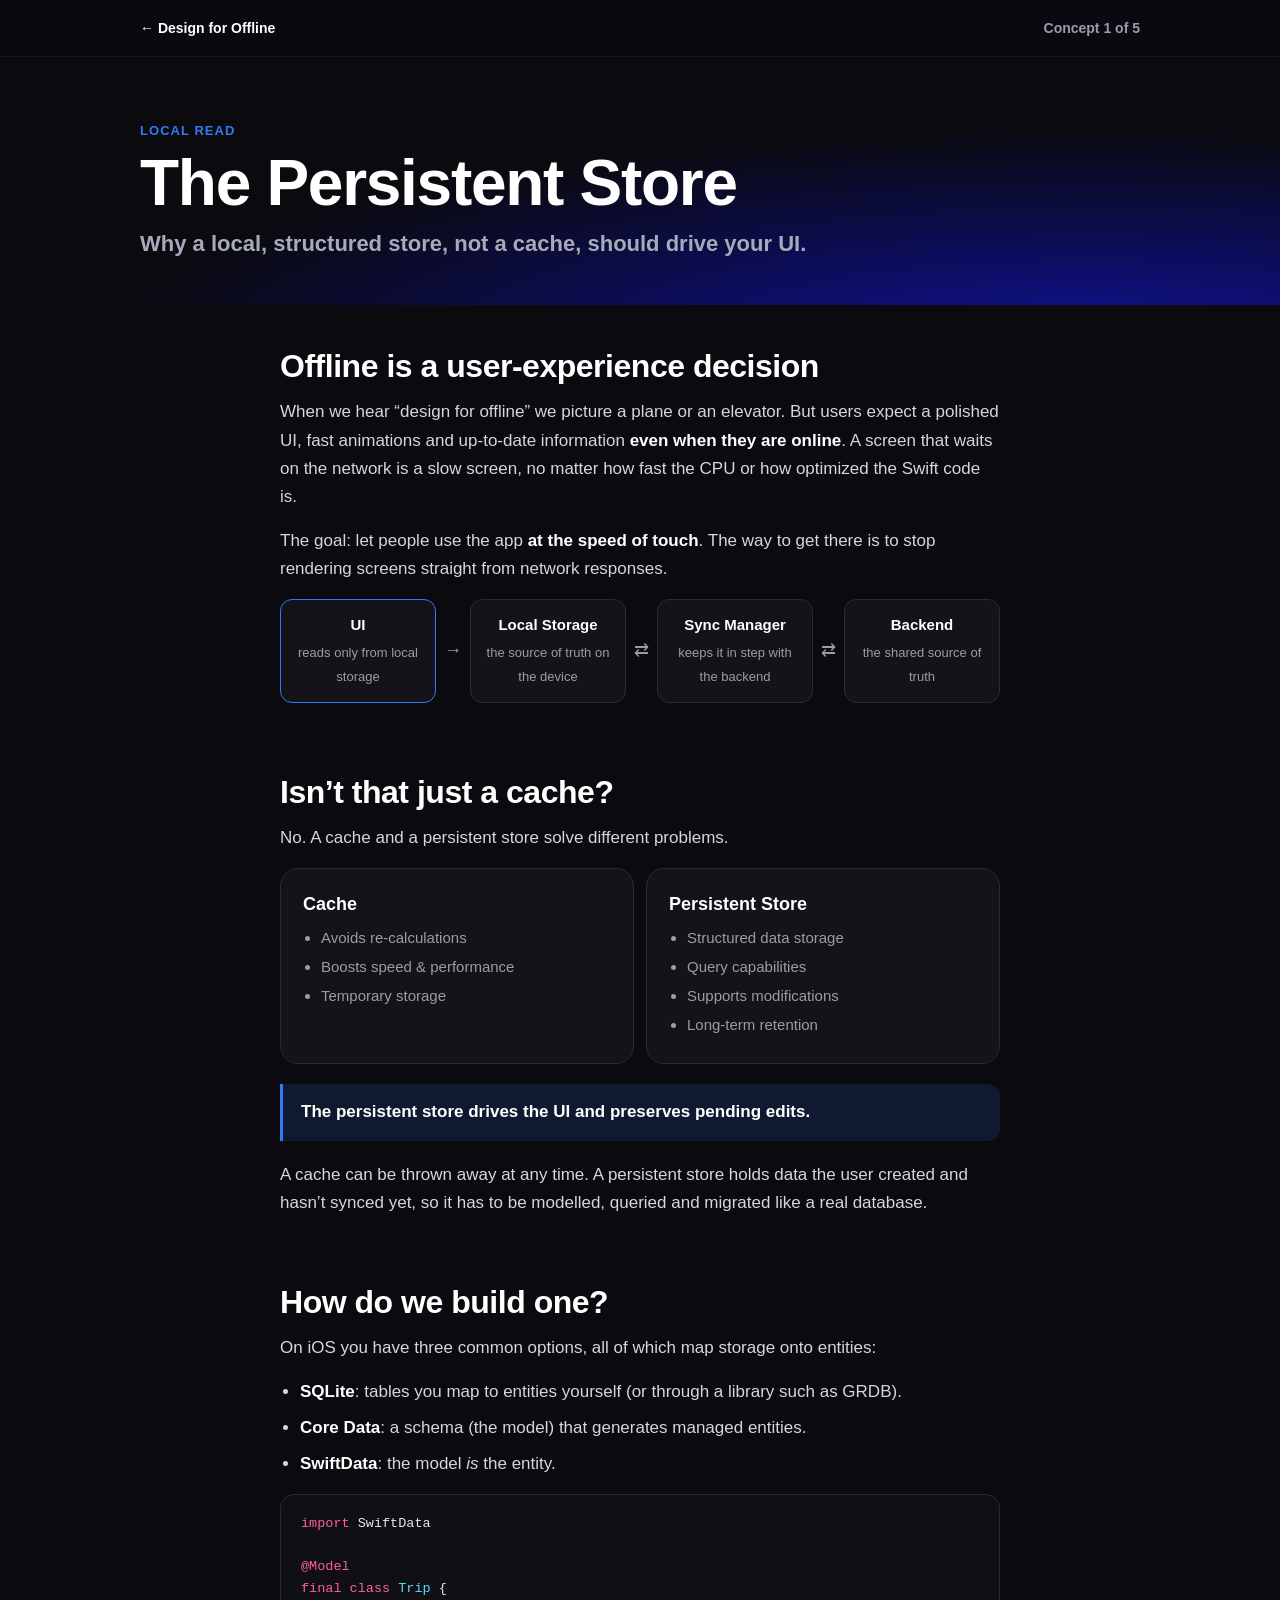
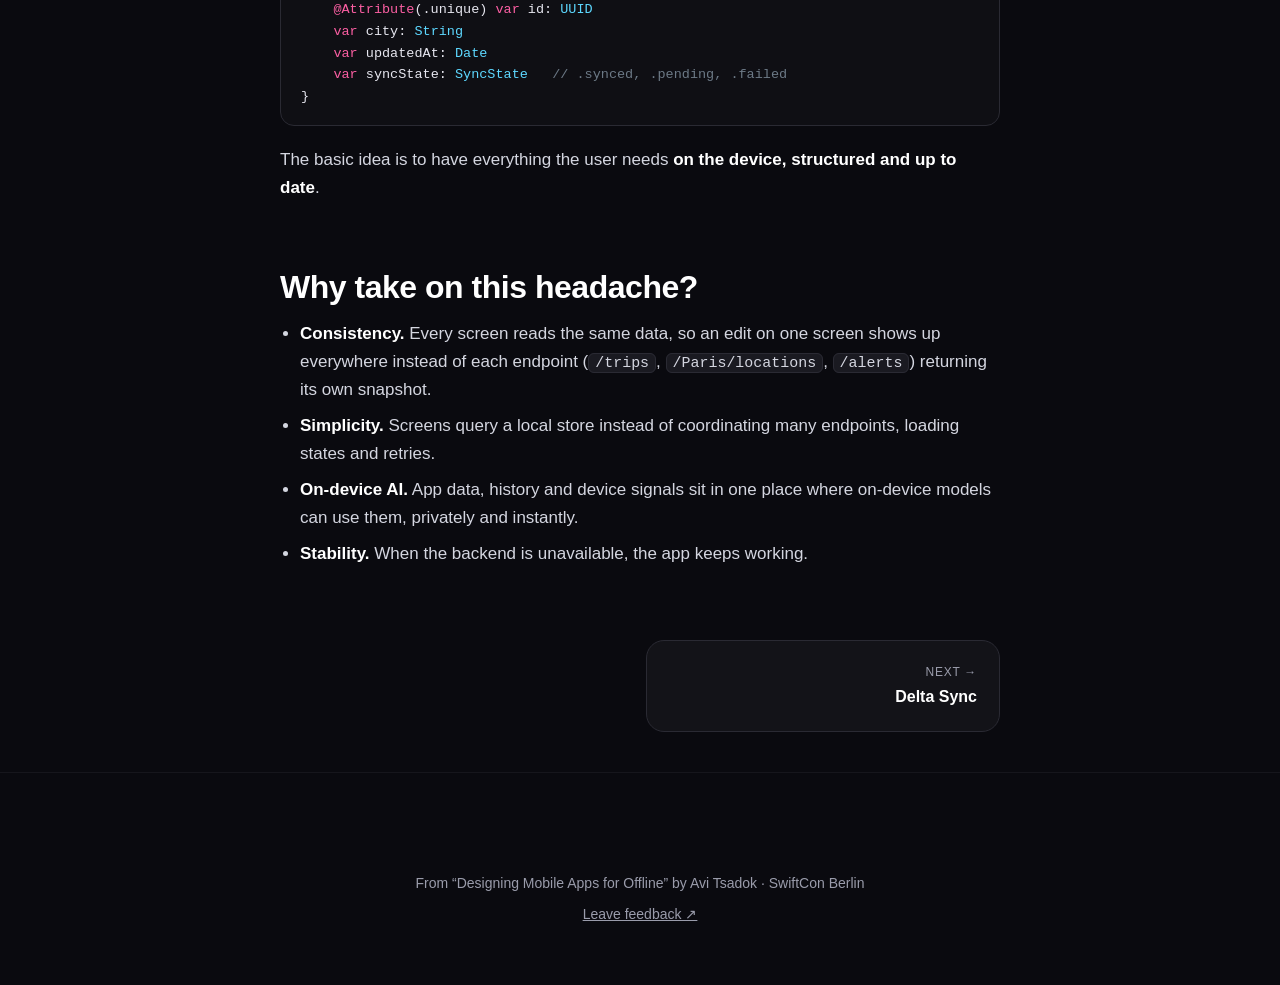
<file: concepts/persistent-store.html>
<!doctype html>
<html lang="en">
<head>
<meta charset="utf-8">
<meta name="viewport" content="width=device-width, initial-scale=1, viewport-fit=cover">
<title>The Persistent Store · Design for Offline</title>
<meta name="description" content="Why a local, structured store, not a cache, should drive your UI.">
<meta name="theme-color" content="#0a0a0f">
<link rel="icon" href="../assets/favicon.svg" type="image/svg+xml">
<link rel="stylesheet" href="../assets/style.css">
</head>
<body>
<div class="topbar"><div class="wrap">
  <a class="home" href="../index.html">← Design for Offline</a>
  <a href="../index.html#concepts">Concept 1 of 5</a>
</div></div>

<header class="page-hero"><div class="wrap">
  <p class="kicker">Local Read</p>
  <h1>The Persistent Store</h1>
  <p class="subtitle">Why a local, structured store, not a cache, should drive your UI.</p>
</div></header>

<main class="article">
<section>
  <h2>Offline is a user-experience decision</h2>
  <p>When we hear “design for offline” we picture a plane or an elevator. But users expect a polished UI, fast animations and up-to-date information <strong>even when they are online</strong>. A screen that waits on the network is a slow screen, no matter how fast the CPU or how optimized the Swift code is.</p>
  <p>The goal: let people use the app <strong>at the speed of touch</strong>. The way to get there is to stop rendering screens straight from network responses.</p>
  <div class="flow">
    <div class="step accent"><b>UI</b><span>reads only from local storage</span></div><div class="arrow">→</div>
    <div class="step"><b>Local Storage</b><span>the source of truth on the device</span></div><div class="arrow">⇄</div>
    <div class="step"><b>Sync Manager</b><span>keeps it in step with the backend</span></div><div class="arrow">⇄</div>
    <div class="step"><b>Backend</b><span>the shared source of truth</span></div>
  </div>
</section>

<section>
  <h2>Isn’t that just a cache?</h2>
  <p>No. A cache and a persistent store solve different problems.</p>
  <div class="compare">
    <div class="card"><h3>Cache</h3><ul><li>Avoids re-calculations</li><li>Boosts speed &amp; performance</li><li>Temporary storage</li></ul></div>
    <div class="card"><h3>Persistent Store</h3><ul><li>Structured data storage</li><li>Query capabilities</li><li>Supports modifications</li><li>Long-term retention</li></ul></div>
  </div>
  <div class="callout"><p>The persistent store drives the UI and preserves pending edits.</p></div>
  <p>A cache can be thrown away at any time. A persistent store holds data the user created and hasn’t synced yet, so it has to be modelled, queried and migrated like a real database.</p>
</section>

<section>
  <h2>How do we build one?</h2>
  <p>On iOS you have three common options, all of which map storage onto entities:</p>
  <ul>
    <li><strong>SQLite</strong>: tables you map to entities yourself (or through a library such as GRDB).</li>
    <li><strong>Core Data</strong>: a schema (the model) that generates managed entities.</li>
    <li><strong>SwiftData</strong>: the model <em>is</em> the entity.</li>
  </ul>
<pre><code><span class="k">import</span> SwiftData

<span class="k">@Model</span>
<span class="k">final class</span> <span class="t">Trip</span> {
    <span class="k">@Attribute</span>(.unique) <span class="k">var</span> id: <span class="t">UUID</span>
    <span class="k">var</span> city: <span class="t">String</span>
    <span class="k">var</span> updatedAt: <span class="t">Date</span>
    <span class="k">var</span> syncState: <span class="t">SyncState</span>   <span class="c">// .synced, .pending, .failed</span>
}</code></pre>
  <p>The basic idea is to have everything the user needs <strong>on the device, structured and up to date</strong>.</p>
</section>

<section>
  <h2>Why take on this headache?</h2>
  <ul>
    <li><strong>Consistency.</strong> Every screen reads the same data, so an edit on one screen shows up everywhere instead of each endpoint (<code>/trips</code>, <code>/Paris/locations</code>, <code>/alerts</code>) returning its own snapshot.</li>
    <li><strong>Simplicity.</strong> Screens query a local store instead of coordinating many endpoints, loading states and retries.</li>
    <li><strong>On-device AI.</strong> App data, history and device signals sit in one place where on-device models can use them, privately and instantly.</li>
    <li><strong>Stability.</strong> When the backend is unavailable, the app keeps working.</li>
  </ul>
</section>
<nav class="pager" aria-label="Concept pages">
<a class="card next" href="delta-sync.html"><span class="label">Next →</span><span class="title">Delta Sync</span></a>

</nav>
</main>

<footer>
  <div class="wrap">
    <p>From “Designing Mobile Apps for Offline” by Avi Tsadok · SwiftCon Berlin</p>
    <p><a href="https://docs.google.com/forms/d/e/1FAIpQLScCmfHy2QwY6IHJ2rU8sH6Pkw4UBZiXBW6CcVVRYZcN9jEBsw/viewform?usp=publish-editor" target="_blank" rel="noopener">Leave feedback ↗</a></p>
  </div>
</footer>
</body>
</html>
</file>
<file: assets/style.css>
:root {
    --bg: #0a0a0f;
    --surface: #131318;
    --surface-2: #1a1a21;
    --border: #2a2a33;
    --text: #ffffff;
    --muted: #9a9cab;
    --accent: #2f7cf6;
    --accent-soft: rgba(47,124,246,.14);
    --indigo: #10129a;
    --radius: 18px;
    --font: -apple-system, BlinkMacSystemFont, "SF Pro Display", "Helvetica Neue", Helvetica, Arial, sans-serif;
    --mono: ui-monospace, "SF Mono", Menlo, Consolas, monospace;
  }
  * { box-sizing: border-box; }
  html { -webkit-text-size-adjust: 100%; scroll-behavior: smooth; }
  body {
    margin: 0; background: var(--bg); color: var(--text);
    font-family: var(--font); line-height: 1.5;
    -webkit-font-smoothing: antialiased;
  }
  a { color: inherit; }
  .wrap { max-width: 1040px; margin: 0 auto; padding: 0 20px; }

  /* ---------- Hero (mirrors the title slide) ---------- */
  .hero { position: relative; overflow: hidden; min-height: 88vh; display: flex; align-items: center; }
  .hero svg.waves { position: absolute; inset: auto 0 0 0; width: 100%; height: 78%; }
  .hero .wrap { position: relative; z-index: 1; padding-top: 72px; padding-bottom: 72px; width: 100%; }
  .event { display: inline-flex; align-items: center; gap: 10px; font-weight: 600; font-size: 14px;
    color: var(--muted); letter-spacing: .02em; }
  .status { display: inline-flex; align-items: center; gap: 6px; padding: 4px 10px; border-radius: 99px;
    background: rgba(255,255,255,.06); border: 1px solid var(--border); font-size: 12px; color: var(--text); }
  .status i { width: 7px; height: 7px; border-radius: 50%; background: #34c759; display: block; }
  .status.off i { background: #ff9f0a; }
  h1 { font-size: clamp(40px, 8vw, 84px); line-height: 1.02; letter-spacing: -.02em; margin: 22px 0 18px; font-weight: 800; }
  .subtitle { font-size: clamp(18px, 2.6vw, 28px); color: #a7aab9; font-weight: 700; max-width: 820px; margin: 0; line-height: 1.25; }
  .speaker { margin-top: 44px; font-weight: 700; font-size: 18px; }
  .speaker span { display: block; color: var(--muted); font-weight: 500; font-size: 14px; margin-top: 2px; }
  .jump { display: flex; flex-wrap: wrap; gap: 10px; margin-top: 36px; }
  .btn { display: inline-flex; align-items: center; gap: 8px; padding: 12px 18px; border-radius: 12px;
    text-decoration: none; font-weight: 600; font-size: 15px; border: 1px solid var(--border);
    background: rgba(255,255,255,.04); transition: border-color .2s, background .2s; }
  .btn:hover { border-color: #4a4a58; background: rgba(255,255,255,.08); }
  .btn.primary { background: var(--accent); border-color: var(--accent); }
  .btn.primary:hover { background: #4a8ff8; }

  /* ---------- Sections (mirrors content slides) ---------- */
  section { padding: 84px 0; border-top: 1px solid #16161c; }
  .kicker { color: var(--accent); font-weight: 700; font-size: 13px; letter-spacing: .08em; text-transform: uppercase; margin: 0 0 10px; }
  h2 { font-size: clamp(28px, 4.4vw, 44px); line-height: 1.1; letter-spacing: -.015em; margin: 0 0 8px; font-weight: 800; }
  h2 em { font-style: normal; color: var(--accent); }
  .lede { color: var(--muted); font-size: 17px; margin: 0 0 36px; max-width: 640px; }

  .card { background: var(--surface); border: 1px solid var(--border); border-radius: var(--radius); padding: 22px; }

  /* Three rails */
  .rails { display: grid; grid-template-columns: repeat(3, 1fr); gap: 14px; margin-bottom: 40px; }
  .rail { text-align: center; padding: 28px 18px; position: relative; }
  .rail .dot { width: 10px; height: 10px; border-radius: 50%; background: var(--accent); margin: 0 auto 14px; box-shadow: 0 0 18px var(--accent); }
  .rail h3 { margin: 0 0 6px; font-size: 18px; }
  .rail p { margin: 0; color: var(--muted); font-size: 14px; }
  .takeaways { list-style: none; padding: 0; margin: 0; display: grid; gap: 10px; }
  .takeaways li { display: flex; gap: 14px; align-items: flex-start; padding: 16px 20px; font-size: 17px; font-weight: 600; }
  .takeaways b { font-family: var(--mono); color: var(--accent); font-size: 13px; padding-top: 3px; min-width: 22px; }

  /* Reading */
  .reading { display: grid; grid-template-columns: repeat(2, 1fr); gap: 14px; }
  .link-card { display: flex; flex-direction: column; gap: 10px; text-decoration: none; transition: border-color .2s, transform .2s; }
  .link-card:hover { border-color: var(--accent); transform: translateY(-2px); }
  .link-card .tag { font-family: var(--mono); font-size: 12px; color: var(--accent); }
  .link-card h3 { margin: 0; font-size: 20px; line-height: 1.25; }
  .link-card p { margin: 0; color: var(--muted); font-size: 15px; }
  .link-card .src { margin-top: auto; padding-top: 8px; font-size: 13px; color: #6f7182; display: flex; justify-content: space-between; }

  /* Feedback */
  .feedback { display: flex; align-items: center; justify-content: space-between; gap: 24px; padding: 34px;
    background: linear-gradient(135deg, #0d0f5c 0%, var(--indigo) 55%, #1b2fd0 100%); border: none; }
  .feedback h2 { margin-bottom: 6px; }
  .feedback p { margin: 0; color: #c9ccf5; font-size: 16px; }
  .feedback .btn { background: #fff; color: #0a0a0f; border-color: #fff; white-space: nowrap; }
  .feedback .btn:hover { background: #e8e9ff; }

  /* Books */
  .books { display: grid; grid-template-columns: repeat(3, 1fr); gap: 22px; }
  .book { text-decoration: none; display: flex; flex-direction: column; gap: 12px; }
  .book .cover { aspect-ratio: 241 / 330; border-radius: 6px; overflow: hidden; background: #000;
    border: 1px solid var(--border); box-shadow: 0 18px 40px rgba(0,0,0,.6); transition: transform .25s; }
  .book:hover .cover { transform: translateY(-4px); }
  .book img { width: 100%; height: 100%; object-fit: contain; object-position: top; display: block; }
  .book h3 { margin: 0; font-size: 16px; line-height: 1.3; }
  .book p { margin: 0; color: var(--muted); font-size: 13px; }
  .book .amz { font-size: 13px; color: var(--accent); font-weight: 600; }

  /* Contact */
  .contact { display: grid; grid-template-columns: repeat(4, 1fr); gap: 14px; }
  .contact a { text-decoration: none; display: flex; flex-direction: column; gap: 6px; transition: border-color .2s; }
  .contact a:hover { border-color: var(--accent); }
  .contact svg { width: 26px; height: 26px; color: var(--accent); margin-bottom: 8px; }
  .contact .label { font-size: 13px; color: var(--muted); }
  .contact .value { font-weight: 600; font-size: 15px; word-break: break-word; }

  footer { padding: 90px 0 60px; text-align: center; border-top: 1px solid #16161c; }
  footer .thanks { color: var(--text); font-size: clamp(36px, 6vw, 56px); font-weight: 800; letter-spacing: -.02em; margin: 0; }
  footer p { color: var(--muted); margin: 10px 0 0; font-size: 14px; }

  @media (max-width: 820px) {
    .rails { grid-template-columns: 1fr; }
    .reading { grid-template-columns: 1fr; }
    .contact { grid-template-columns: repeat(2, 1fr); }
    .feedback { flex-direction: column; align-items: flex-start; padding: 26px; }
  }
  @media (max-width: 560px) {
    .books { grid-template-columns: repeat(2, 1fr); gap: 16px; }
    .contact { grid-template-columns: 1fr; }
    section { padding: 64px 0; }
    .hero { min-height: auto; }
    .hero .wrap { padding-top: 48px; padding-bottom: 90px; }
  }
  @media (prefers-reduced-motion: reduce) { * { transition: none !important; scroll-behavior: auto !important; } }

/* ---------- Concepts grid (home) ---------- */
.concepts { display: grid; grid-template-columns: repeat(3, 1fr); gap: 14px; }
.concept { text-decoration: none; display: flex; flex-direction: column; gap: 8px; transition: border-color .2s, transform .2s; }
.concept:hover { border-color: var(--accent); transform: translateY(-2px); }
.concept .num { font-family: var(--mono); color: var(--accent); font-size: 13px; }
.concept h3 { margin: 0; font-size: 19px; }
.concept p { margin: 0; color: var(--muted); font-size: 14px; }
.concept .more { margin-top: auto; padding-top: 6px; color: var(--accent); font-size: 13px; font-weight: 600; }
@media (max-width: 820px) { .concepts { grid-template-columns: 1fr 1fr; } }
@media (max-width: 560px) { .concepts { grid-template-columns: 1fr; } }

/* ---------- Concept pages ---------- */
.topbar { position: sticky; top: 0; z-index: 10; background: rgba(10,10,15,.82); backdrop-filter: saturate(160%) blur(14px);
  -webkit-backdrop-filter: saturate(160%) blur(14px); border-bottom: 1px solid #16161c; }
.topbar .wrap { display: flex; align-items: center; justify-content: space-between; height: 56px; gap: 12px; }
.topbar a { text-decoration: none; font-weight: 600; font-size: 14px; color: var(--muted); }
.topbar a:hover { color: var(--text); }
.topbar .home { color: var(--text); }
.page-hero { position: relative; overflow: hidden; padding: 64px 0 48px;
  background: radial-gradient(120% 140% at 85% 120%, #12139a 0%, #0c0d5a 30%, rgba(10,10,15,0) 65%); }
.page-hero h1 { font-size: clamp(36px, 6.5vw, 64px); margin: 10px 0 14px; }
.page-hero .subtitle { font-size: clamp(17px, 2.2vw, 22px); }
.article { max-width: 760px; margin: 0 auto; padding: 0 20px 40px; }
.article section { padding: 44px 0 8px; border-top: none; }
.article h2 { font-size: clamp(24px, 3.4vw, 32px); margin-bottom: 14px; }
.article p, .article li { color: #d4d6e0; font-size: 17px; line-height: 1.65; }
.article p { margin: 0 0 16px; }
.article ul { padding-left: 20px; margin: 0 0 16px; }
.article li { margin-bottom: 8px; }
.article strong { color: #fff; }
.article code { font-family: var(--mono); font-size: .88em; background: var(--surface-2); border: 1px solid var(--border); padding: 1px 6px; border-radius: 6px; }
.article pre { background: #0f0f14; border: 1px solid var(--border); border-radius: 14px; padding: 18px 20px; overflow-x: auto; margin: 0 0 20px; }
.article pre code { background: none; border: none; padding: 0; font-size: 13.5px; line-height: 1.6; color: #e6e6ef; }
.article .k { color: #fc5fa3; } .article .t { color: #5dd8ff; } .article .s { color: #fc6a5d; } .article .c { color: #6c7986; } .article .n { color: #d0bf69; }
.callout { border-left: 3px solid var(--accent); background: var(--accent-soft); border-radius: 0 12px 12px 0; padding: 14px 18px; margin: 0 0 20px; }
.callout p { margin: 0; color: #fff; font-weight: 600; }
.compare { display: grid; grid-template-columns: 1fr 1fr; gap: 12px; margin: 0 0 20px; }
.compare .card h3 { margin: 0 0 8px; font-size: 18px; }
.compare .card ul { margin: 0; padding-left: 18px; }
.compare .card li { font-size: 15px; color: var(--muted); margin-bottom: 4px; }
.flow { display: flex; align-items: stretch; gap: 8px; margin: 0 0 20px; flex-wrap: wrap; }
.flow .step { flex: 1 1 140px; background: var(--surface); border: 1px solid var(--border); border-radius: 12px; padding: 14px; text-align: center; }
.flow .step b { display: block; font-size: 15px; margin-bottom: 4px; }
.flow .step span { font-size: 13px; color: var(--muted); }
.flow .step.accent { border-color: var(--accent); }
.flow .arrow { align-self: center; color: var(--muted); font-size: 18px; }
.pager { display: grid; grid-template-columns: 1fr 1fr; gap: 12px; margin-top: 48px; }
.pager a { text-decoration: none; transition: border-color .2s; }
.pager a:hover { border-color: var(--accent); }
.pager .label { display: block; font-size: 12px; color: var(--muted); text-transform: uppercase; letter-spacing: .06em; margin-bottom: 4px; }
.pager .title { font-weight: 700; }
.pager .next { text-align: right; grid-column: 2; }
@media (max-width: 560px) { .compare { grid-template-columns: 1fr; } .flow .arrow { display: none; } .pager { grid-template-columns: 1fr; } .pager .next { grid-column: 1; } }
</file>
